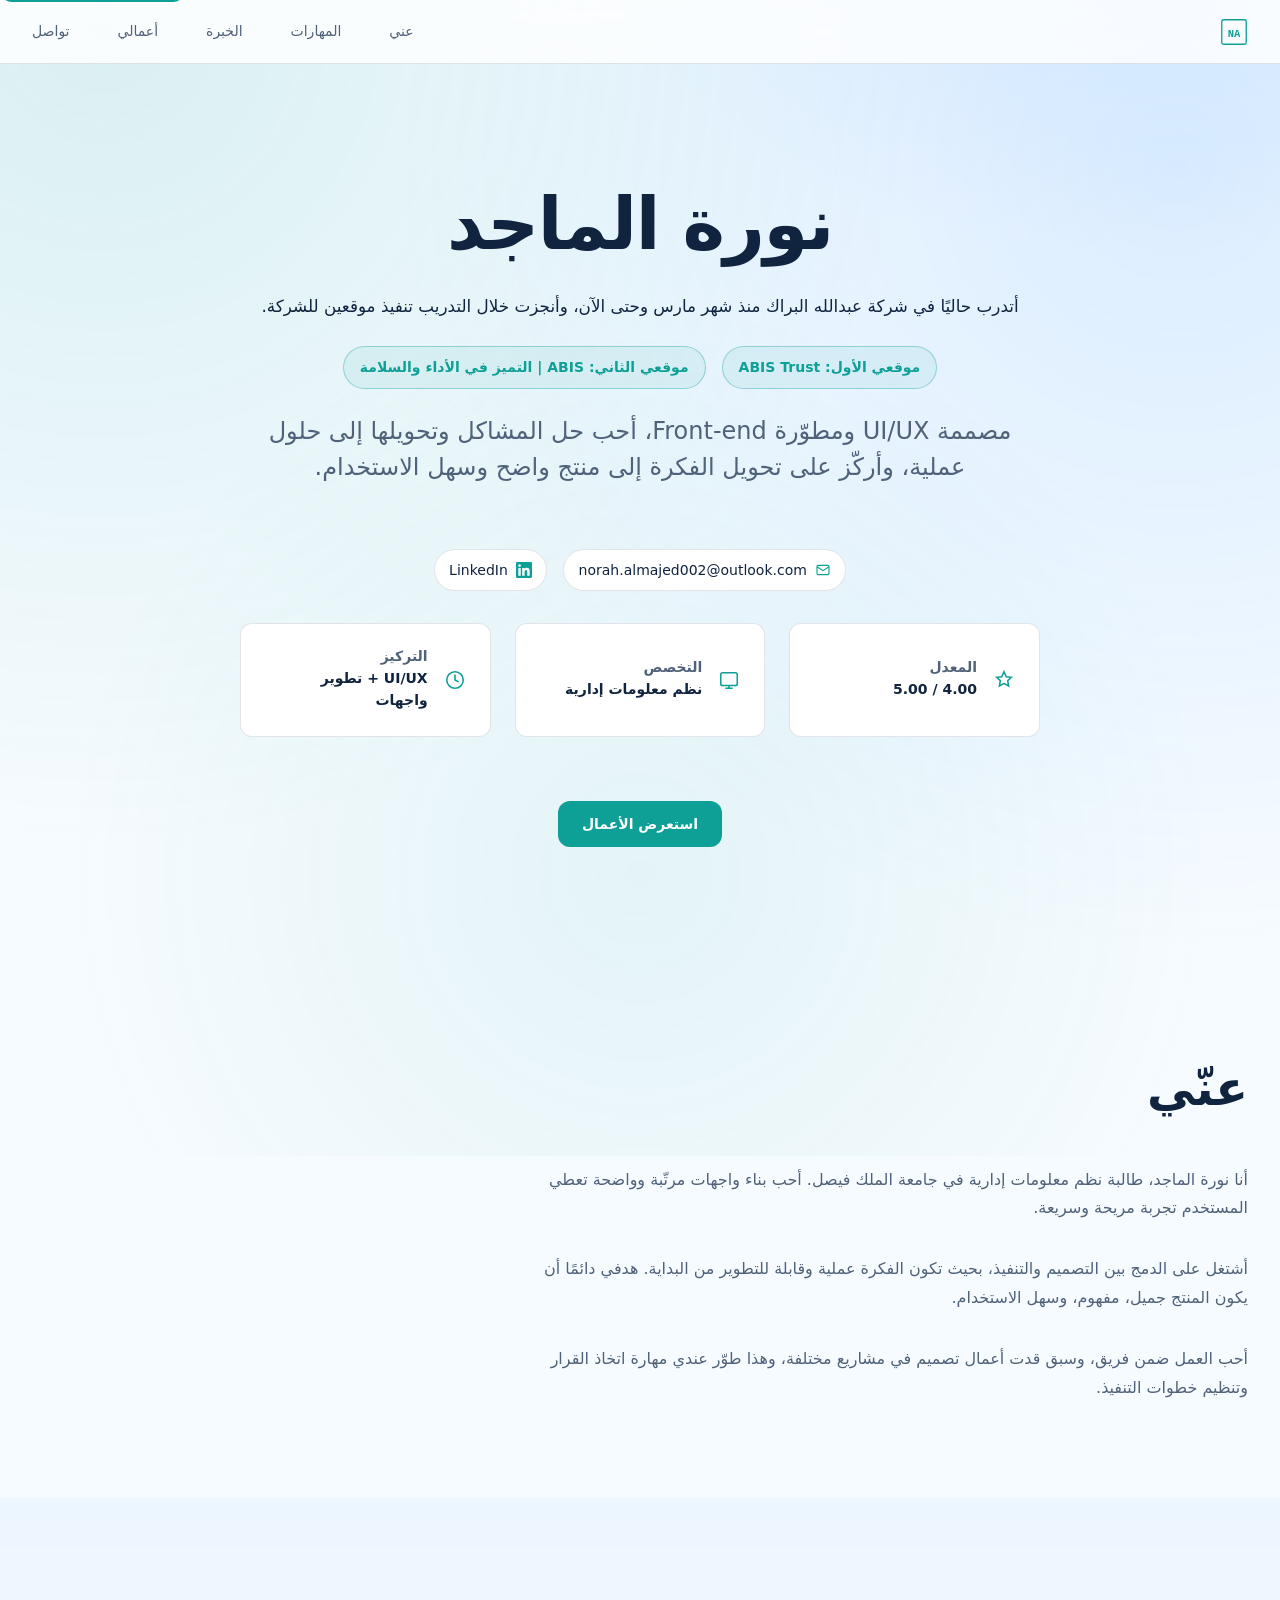
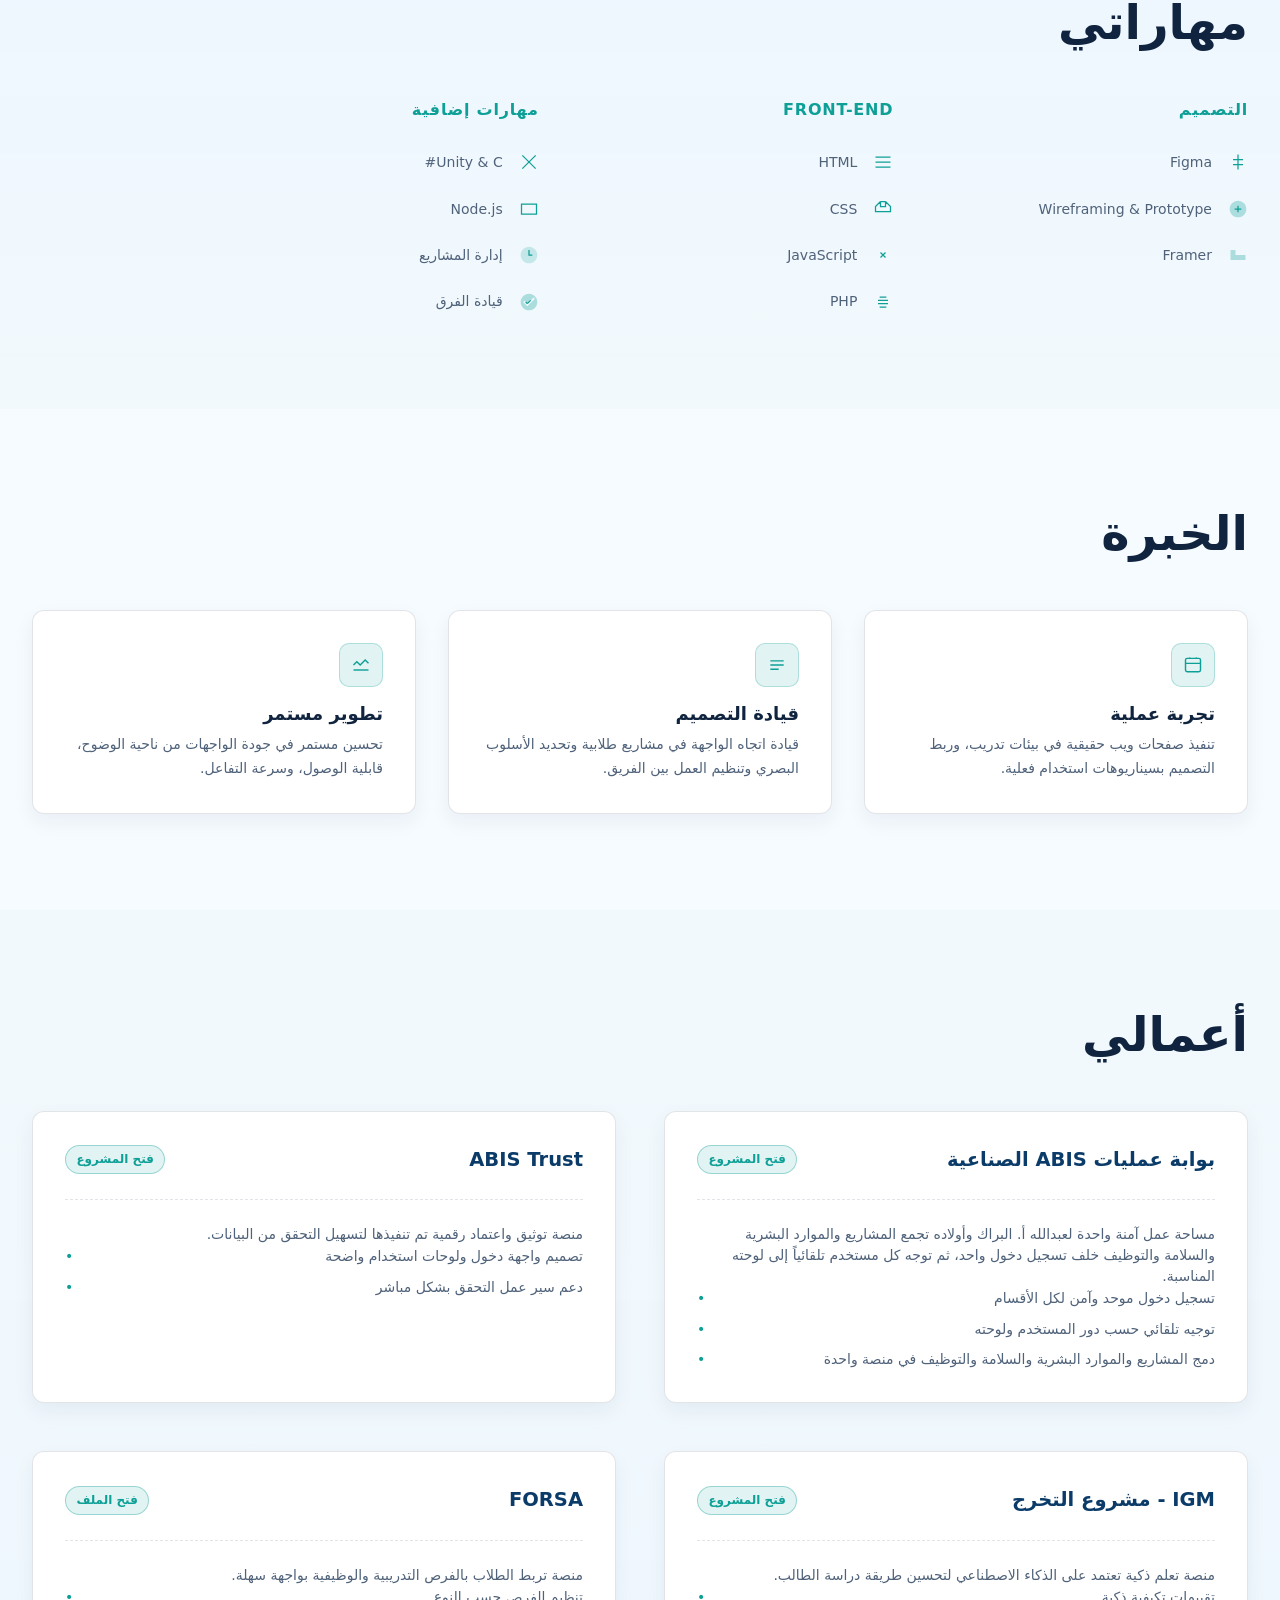
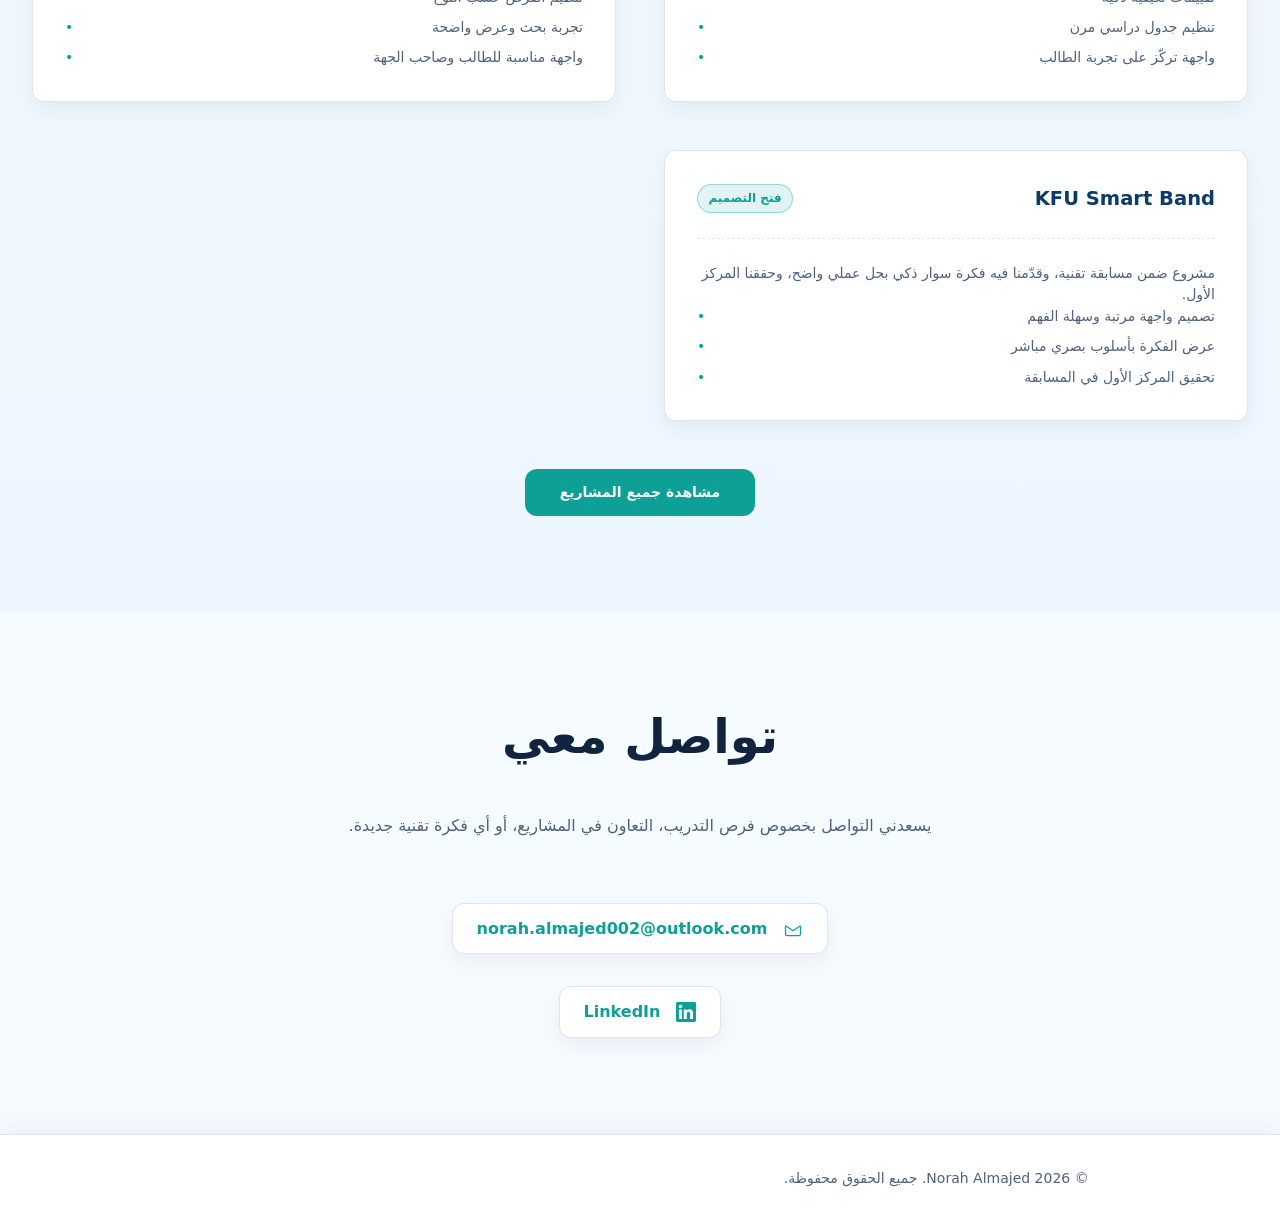
<file: index.html>
<!DOCTYPE html>
<html lang="ar" dir="rtl">
<head>
  <meta charset="UTF-8">
  <meta name="viewport" content="width=device-width, initial-scale=1.0">
  <meta name="description" content="نورة الماجد - مصممة واجهات وتجربة مستخدم ومطوّرة واجهات أمامية. صفحة تعريفية بالمعدل، المهارات، الخبرة، والمشاريع.">
  <meta name="theme-color" content="#F6FBFF">
  
  <!-- Open Graph -->
  <meta property="og:title" content="نورة الماجد - Designer & Developer">
  <meta property="og:description" content="واجهة شخصية تعرض نبذة، المعدل، المهارات، الخبرة، والمشاريع.">
  <meta property="og:type" content="website">
  <meta property="og:url" content="https://norah-almajed.github.io/">
  <meta property="og:image" content="https://norah-almajed.github.io/assets/og-image.png">
  
  <!-- Favicon as inline SVG -->
  <link rel="icon" href="data:image/svg+xml,%3Csvg xmlns=%22http://www.w3.org/2000/svg%22 viewBox=%220 0 32 32%22%3E%3Crect width=%2232%22 height=%2232%22 fill=%22%230A1628%22/%3E%3Ctext x=%2216%22 y=%2224%22 font-family=%22Space Grotesk, monospace%22 font-size=%2220%22 font-weight=%22bold%22 fill=%22%2300E5C0%22 text-anchor=%22middle%22%3ENA%3C/text%3E%3C/svg%3E">
  
  <link rel="stylesheet" href="css/style.css">
  <title>نورة الماجد - مصممة ومطوّرة</title>
</head>
<body>
  <!-- Skip to content link for keyboard users -->
  <a href="#main-content" class="skip-link">تخطي إلى المحتوى</a>

  <!-- Navigation -->
  <nav class="nav" role="navigation" aria-label="Main navigation">
    <div class="nav-container">
      <a href="#hero" class="nav-logo" aria-label="نورة امين عبدالله الماجد">
        <svg width="32" height="32" viewBox="0 0 32 32" fill="none" xmlns="http://www.w3.org/2000/svg" aria-hidden="true">
          <rect x="2" y="2" width="28" height="28" stroke="currentColor" stroke-width="1.5" fill="none" rx="2"/>
          <text x="16" y="22" font-family="Space Grotesk, monospace" font-size="12" font-weight="bold" fill="currentColor" text-anchor="middle">NA</text>
        </svg>
      </a>
      
      <button class="nav-toggle" aria-label="فتح القائمة" aria-expanded="false" id="nav-toggle">
        <span></span>
        <span></span>
        <span></span>
      </button>

      <div class="nav-menu" id="nav-menu">
        <a href="#about" class="nav-link">عني</a>
        <a href="#skills" class="nav-link">المهارات</a>
        <a href="#experience" class="nav-link">الخبرة</a>
        <a href="#highlights" class="nav-link">أعمالي</a>
        <a href="#contact" class="nav-link">تواصل</a>
      </div>
    </div>
  </nav>

  <!-- Main content -->
  <main id="main-content">
    <!-- Hero section -->
    <section id="hero" class="hero">
      <div class="hero-content">
        <h1 class="hero-title">نورة الماجد</h1>
        <p class="hero-training">أتدرب حاليًا في شركة عبدالله البراك منذ شهر مارس وحتى الآن، وأنجزت خلال التدريب تنفيذ موقعين للشركة.</p>
        <div class="hero-first-project" aria-label="المواقع الأولى">
          <a href="https://abis-trust-production.up.railway.app/login.html" target="_blank" rel="noopener noreferrer" class="hero-first-project-link">
            موقعي الأول: ABIS Trust
          </a>
          <a href="https://abis-production-4e54.up.railway.app/" target="_blank" rel="noopener noreferrer" class="hero-first-project-link">
            موقعي الثاني: ABIS | التميز في الأداء والسلامة
          </a>
        </div>
        <p class="hero-subtitle">مصممة UI/UX ومطوّرة Front-end، أحب حل المشاكل وتحويلها إلى حلول عملية، وأركّز على تحويل الفكرة إلى منتج واضح وسهل الاستخدام.</p>
        <div class="hero-quick-links" aria-label="روابط التواصل السريعة">
          <a href="mailto:norah.almajed002@outlook.com" class="hero-quick-link" aria-label="Email Norah">
            <svg class="hero-quick-icon" viewBox="0 0 24 24" fill="none" stroke="currentColor" stroke-width="1.7" xmlns="http://www.w3.org/2000/svg" aria-hidden="true">
              <path d="M3 7l9 6 9-6"/>
              <rect x="3" y="5" width="18" height="14" rx="2"/>
            </svg>
            norah.almajed002@outlook.com
          </a>
          <a href="https://linkedin.com/in/norah-almajed-790986339" target="_blank" rel="noopener noreferrer" class="hero-quick-link" aria-label="LinkedIn profile">
            <svg class="hero-quick-icon" viewBox="0 0 24 24" fill="currentColor" xmlns="http://www.w3.org/2000/svg" aria-hidden="true">
              <path d="M20.447 20.452h-3.554v-5.569c0-1.328-.027-3.037-1.852-3.037-1.853 0-2.136 1.445-2.136 2.939v5.667H9.351V9h3.414v1.561h.046c.477-.9 1.637-1.85 3.37-1.85 3.601 0 4.267 2.37 4.267 5.455v6.286zM5.337 7.433c-1.144 0-2.063-.926-2.063-2.065 0-1.138.92-2.063 2.063-2.063 1.14 0 2.064.925 2.064 2.063 0 1.139-.925 2.065-2.064 2.065zm1.782 13.019H3.555V9h3.564v11.452zM22.225 0H1.771C.792 0 0 .774 0 1.729v20.542C0 23.227.792 24 1.771 24h20.451C23.2 24 24 23.227 24 22.271V1.729C24 .774 23.2 0 22.225 0z"/>
            </svg>
            LinkedIn
          </a>
        </div>

        <div class="hero-metrics" aria-label="Quick profile stats">
          <article class="metric-card">
            <svg class="metric-icon" viewBox="0 0 24 24" fill="none" stroke="currentColor" stroke-width="1.7" xmlns="http://www.w3.org/2000/svg" aria-hidden="true">
              <path d="M12 3l2.5 5.5L20 9l-4 3.8 1 5.7-5-2.8-5 2.8 1-5.7L4 9l5.5-.5L12 3z"/>
            </svg>
            <div>
              <h3>المعدل</h3>
              <p>4.00 / 5.00</p>
            </div>
          </article>
          <article class="metric-card">
            <svg class="metric-icon" viewBox="0 0 24 24" fill="none" stroke="currentColor" stroke-width="1.7" xmlns="http://www.w3.org/2000/svg" aria-hidden="true">
              <rect x="3" y="4" width="18" height="14" rx="2"/>
              <path d="M8 21h8M12 18v3"/>
            </svg>
            <div>
              <h3>التخصص</h3>
              <p>نظم معلومات إدارية</p>
            </div>
          </article>
          <article class="metric-card">
            <svg class="metric-icon" viewBox="0 0 24 24" fill="none" stroke="currentColor" stroke-width="1.7" xmlns="http://www.w3.org/2000/svg" aria-hidden="true">
              <path d="M12 6v6l4 2"/>
              <circle cx="12" cy="12" r="9"/>
            </svg>
            <div>
              <h3>التركيز</h3>
              <p>UI/UX + تطوير واجهات</p>
            </div>
          </article>
        </div>
        <div class="hero-ctas">
          <a href="#highlights" class="btn btn-primary">استعرض الأعمال</a>
        
      </div>
    </section>

    <!-- About section -->
    <section id="about" class="about">
      <h2>عنّي</h2>
      <div class="about-content">
        <p>أنا نورة الماجد، طالبة نظم معلومات إدارية في جامعة الملك فيصل. أحب بناء واجهات مرتّبة وواضحة تعطي المستخدم تجربة مريحة وسريعة.</p>
        <p>أشتغل على الدمج بين التصميم والتنفيذ، بحيث تكون الفكرة عملية وقابلة للتطوير من البداية. هدفي دائمًا أن يكون المنتج جميل، مفهوم، وسهل الاستخدام.</p>
        <p>أحب العمل ضمن فريق، وسبق قدت أعمال تصميم في مشاريع مختلفة، وهذا طوّر عندي مهارة اتخاذ القرار وتنظيم خطوات التنفيذ.</p>
      </div>
    </section>

    <!-- Skills section -->
    <section id="skills" class="skills">
      <h2>مهاراتي</h2>
      <div class="skills-grid">
        <div class="skill-group">
          <h3>التصميم</h3>
          <ul class="skill-list">
            <li>
              <svg class="skill-icon" viewBox="0 0 24 24" fill="none" stroke="currentColor" stroke-width="1.5" xmlns="http://www.w3.org/2000/svg" aria-hidden="true">
                <path d="M6 9h12M6 15h12M12 3v18" />
              </svg>
              Figma
            </li>
            <li>
              <svg class="skill-icon" viewBox="0 0 24 24" fill="none" stroke="currentColor" stroke-width="1.5" xmlns="http://www.w3.org/2000/svg" aria-hidden="true">
                <path d="M12 2C6.48 2 2 6.48 2 12s4.48 10 10 10 10-4.48 10-10S17.52 2 12 2z" stroke="none" fill="currentColor" opacity="0.3"/>
                <path d="M12 8v8M8 12h8" />
              </svg>
              Wireframing & Prototype
            </li>
            <li>
              <svg class="skill-icon" viewBox="0 0 24 24" fill="none" stroke="currentColor" stroke-width="1.5" xmlns="http://www.w3.org/2000/svg" aria-hidden="true">
                <path d="M3 12h6v6H3zM9 12h6v6H9zM15 12h6v6h-6zM3 6h6v6H3z" stroke="none" fill="currentColor" opacity="0.3"/>
              </svg>
              Framer
            </li>
          </ul>
        </div>

        <div class="skill-group">
          <h3>Front-end</h3>
          <ul class="skill-list">
            <li>
              <svg class="skill-icon" viewBox="0 0 24 24" fill="none" stroke="currentColor" stroke-width="1.5" xmlns="http://www.w3.org/2000/svg" aria-hidden="true">
                <path d="M3 6h18M3 12h18M3 18h18" />
              </svg>
              HTML
            </li>
            <li>
              <svg class="skill-icon" viewBox="0 0 24 24" fill="none" stroke="currentColor" stroke-width="1.5" xmlns="http://www.w3.org/2000/svg" aria-hidden="true">
                <path d="M9 3L3 9v6h18V9l-6-6M9 3h6M9 3v6h6V3" />
              </svg>
              CSS
            </li>
            <li>
              <svg class="skill-icon" viewBox="0 0 24 24" fill="none" stroke="currentColor" stroke-width="1.5" xmlns="http://www.w3.org/2000/svg" aria-hidden="true">
                <path d="M9 9l6 6M15 9l-6 6" />
              </svg>
              JavaScript
            </li>
            <li>
              <svg class="skill-icon" viewBox="0 0 24 24" fill="none" stroke="currentColor" stroke-width="1.5" xmlns="http://www.w3.org/2000/svg" aria-hidden="true">
                <path d="M8 6h8M6 10h12M6 14h12M8 18h8" />
              </svg>
              PHP
            </li>
          </ul>
        </div>

        <div class="skill-group">
          <h3>مهارات إضافية</h3>
          <ul class="skill-list">
            <li>
              <svg class="skill-icon" viewBox="0 0 24 24" fill="none" stroke="currentColor" stroke-width="1.5" xmlns="http://www.w3.org/2000/svg" aria-hidden="true">
                <path d="M4 4l16 16M20 4L4 20" />
              </svg>
              Unity & C#
            </li>
            <li>
              <svg class="skill-icon" viewBox="0 0 24 24" fill="none" stroke="currentColor" stroke-width="1.5" xmlns="http://www.w3.org/2000/svg" aria-hidden="true">
                <path d="M3 6h18v12H3z" />
              </svg>
              Node.js
            </li>
            <li>
              <svg class="skill-icon" viewBox="0 0 24 24" fill="none" stroke="currentColor" stroke-width="1.5" xmlns="http://www.w3.org/2000/svg" aria-hidden="true">
                <path d="M12 2C6.48 2 2 6.48 2 12s4.48 10 10 10 10-4.48 10-10S17.52 2 12 2z" stroke="none" fill="currentColor" opacity="0.2"/>
                <path d="M12 6v6h4" />
              </svg>
              إدارة المشاريع
            </li>
            <li>
              <svg class="skill-icon" viewBox="0 0 24 24" fill="none" stroke="currentColor" stroke-width="1.5" xmlns="http://www.w3.org/2000/svg" aria-hidden="true">
                <path d="M12 2C6.48 2 2 6.48 2 12s4.48 10 10 10 10-4.48 10-10S17.52 2 12 2zm-2 15l-5-5 1.41-1.41L10 14.17l7.59-7.59L19 8l-9 9z" stroke="none" fill="currentColor" opacity="0.3"/>
                <path d="M8 12l2 2m0 0l4-4" />
              </svg>
              قيادة الفرق
            </li>
          </ul>
        </div>
      </div>
    </section>

    <!-- Experience section -->
    <section id="experience" class="experience">
      <h2>الخبرة</h2>
      <div class="experience-grid">
        <article class="experience-card">
          <div class="experience-icon-wrap">
            <svg class="experience-icon" viewBox="0 0 24 24" fill="none" stroke="currentColor" stroke-width="1.7" xmlns="http://www.w3.org/2000/svg" aria-hidden="true">
              <rect x="3" y="4" width="18" height="16" rx="2"/>
              <path d="M8 4v-1M16 4v-1M3 10h18"/>
            </svg>
          </div>
          <h3>تجربة عملية</h3>
          <p>تنفيذ صفحات ويب حقيقية في بيئات تدريب، وربط التصميم بسيناريوهات استخدام فعلية.</p>
        </article>
        <article class="experience-card">
          <div class="experience-icon-wrap">
            <svg class="experience-icon" viewBox="0 0 24 24" fill="none" stroke="currentColor" stroke-width="1.7" xmlns="http://www.w3.org/2000/svg" aria-hidden="true">
              <path d="M4 7h16M4 12h16M4 17h10"/>
            </svg>
          </div>
          <h3>قيادة التصميم</h3>
          <p>قيادة اتجاه الواجهة في مشاريع طلابية وتحديد الأسلوب البصري وتنظيم العمل بين الفريق.</p>
        </article>
        <article class="experience-card">
          <div class="experience-icon-wrap">
            <svg class="experience-icon" viewBox="0 0 24 24" fill="none" stroke="currentColor" stroke-width="1.7" xmlns="http://www.w3.org/2000/svg" aria-hidden="true">
              <path d="M3 12l4-4 4 4 6-6 4 4"/>
              <path d="M3 18h18"/>
            </svg>
          </div>
          <h3>تطوير مستمر</h3>
          <p>تحسين مستمر في جودة الواجهات من ناحية الوضوح، قابلية الوصول، وسرعة التفاعل.</p>
        </article>
      </div>
    </section>

    <!-- Highlights Boxes section -->
    <section id="highlights" class="work" data-total-projects="8">
      <h2>أعمالي</h2>
      <div class="work-grid highlights-grid">
        <article class="project-card" data-index="0">
          <details class="project-expandable" open>
            <summary>
              <span class="project-title">بوابة عمليات ABIS الصناعية</span>
              <a class="project-toggle project-design-btn" href="https://abis-production-4e54.up.railway.app/" target="_blank" rel="noopener noreferrer" aria-label="فتح مشروع بوابة عمليات ABIS الصناعية">فتح المشروع</a>
            </summary>
            <div class="project-content">
              <p class="project-outcome">مساحة عمل آمنة واحدة لعبدالله أ. البراك وأولاده تجمع المشاريع والموارد البشرية والسلامة والتوظيف خلف تسجيل دخول واحد، ثم توجه كل مستخدم تلقائياً إلى لوحته المناسبة.</p>
              <ul class="project-bullets">
                <li>تسجيل دخول موحد وآمن لكل الأقسام</li>
                <li>توجيه تلقائي حسب دور المستخدم ولوحته</li>
                <li>دمج المشاريع والموارد البشرية والسلامة والتوظيف في منصة واحدة</li>
              </ul>
            </div>
          </details>
        </article>

        <article class="project-card" data-index="1">
          <details class="project-expandable" open>
            <summary>
              <span class="project-title">ABIS Trust</span>
              <a class="project-toggle project-design-btn" href="https://abis-trust-production.up.railway.app/login.html" target="_blank" rel="noopener noreferrer" aria-label="فتح مشروع ABIS Trust">فتح المشروع</a>
            </summary>
            <div class="project-content">
              <p class="project-outcome">منصة توثيق واعتماد رقمية تم تنفيذها لتسهيل التحقق من البيانات.</p>
              <ul class="project-bullets">
                <li>تصميم واجهة دخول ولوحات استخدام واضحة</li>
                <li>دعم سير عمل التحقق بشكل مباشر</li>
              </ul>
            </div>
          </details>
        </article>

        <article class="project-card" data-index="2">
          <details class="project-expandable" open>
            <summary>
              <span class="project-title">IGM - مشروع التخرج</span>
              <a class="project-toggle project-design-btn" href="IGM/index.php" target="_blank" rel="noopener noreferrer" aria-label="فتح مشروع IGM">فتح المشروع</a>
            </summary>
            <div class="project-content">
              <p class="project-outcome">منصة تعلم ذكية تعتمد على الذكاء الاصطناعي لتحسين طريقة دراسة الطالب.</p>
              <ul class="project-bullets">
                <li>تقييمات تكيفية ذكية</li>
                <li>تنظيم جدول دراسي مرن</li>
                <li>واجهة تركّز على تجربة الطالب</li>
              </ul>
            </div>
          </details>
        </article>

        <article class="project-card" data-index="3">
          <details class="project-expandable" open>
            <summary>
              <span class="project-title">FORSA</span>
              <a class="project-toggle project-design-btn" href="FORSA.pdf" target="_blank" rel="noopener noreferrer" aria-label="فتح ملف مشروع FORSA">فتح الملف</a>
            </summary>
            <div class="project-content">
              <p class="project-outcome">منصة تربط الطلاب بالفرص التدريبية والوظيفية بواجهة سهلة.</p>
              <ul class="project-bullets">
                <li>تنظيم الفرص حسب النوع</li>
                <li>تجربة بحث وعرض واضحة</li>
                <li>واجهة مناسبة للطالب وصاحب الجهة</li>
              </ul>
            </div>
          </details>
        </article>

        <article class="project-card" data-index="4">
          <details class="project-expandable" open>
            <summary>
              <span class="project-title">KFU Smart Band</span>
              <a class="project-toggle project-design-btn" href="KFU%20Smart%20Band/code%201.html" target="_blank" rel="noopener noreferrer" aria-label="فتح تصميم KFU Smart Band">فتح التصميم</a>
            </summary>
            <div class="project-content">
              <p class="project-outcome">مشروع ضمن مسابقة تقنية، وقدّمنا فيه فكرة سوار ذكي بحل عملي واضح، وحققنا المركز الأول.</p>
              <ul class="project-bullets">
                <li>تصميم واجهة مرتبة وسهلة الفهم</li>
                <li>عرض الفكرة بأسلوب بصري مباشر</li>
                <li>تحقيق المركز الأول في المسابقة</li>
              </ul>
            </div>
          </details>
        </article>

      </div>
      <div class="view-all-projects" id="view-all-projects-wrap">
        <a href="projects.html" class="btn btn-primary view-all-projects-btn">مشاهدة جميع المشاريع</a>
      </div>
    </section>

    <!-- Contact section -->
    <section id="contact" class="contact">
      <h2>تواصل معي</h2>
      <div class="contact-content">
        <p>يسعدني التواصل بخصوص فرص التدريب، التعاون في المشاريع، أو أي فكرة تقنية جديدة.</p>
        <div class="contact-links">
          <a href="mailto:norah.almajed002@outlook.com" class="contact-link" aria-label="Send email to norah.almajed002@outlook.com">
            <svg class="contact-icon" viewBox="0 0 24 24" fill="none" stroke="currentColor" stroke-width="1.5" xmlns="http://www.w3.org/2000/svg" aria-hidden="true">
              <path d="M3 8l9 6 9-6M3 8v10c0 1.1.9 2 2 2h14c1.1 0 2-.9 2-2V8" />
            </svg>
            norah.almajed002@outlook.com
          </a>
          <a href="https://linkedin.com/in/norah-almajed-790986339" target="_blank" rel="noopener noreferrer" class="contact-link" aria-label="LinkedIn profile">
            <svg class="contact-icon" viewBox="0 0 24 24" fill="currentColor" xmlns="http://www.w3.org/2000/svg" aria-hidden="true">
              <path d="M20.447 20.452h-3.554v-5.569c0-1.328-.027-3.037-1.852-3.037-1.853 0-2.136 1.445-2.136 2.939v5.667H9.351V9h3.414v1.561h.046c.477-.9 1.637-1.85 3.37-1.85 3.601 0 4.267 2.37 4.267 5.455v6.286zM5.337 7.433c-1.144 0-2.063-.926-2.063-2.065 0-1.138.92-2.063 2.063-2.063 1.14 0 2.064.925 2.064 2.063 0 1.139-.925 2.065-2.064 2.065zm1.782 13.019H3.555V9h3.564v11.452zM22.225 0H1.771C.792 0 0 .774 0 1.729v20.542C0 23.227.792 24 1.771 24h20.451C23.2 24 24 23.227 24 22.271V1.729C24 .774 23.2 0 22.225 0z" />
            </svg>
            LinkedIn
          </a>
          
        </div>
      </div>
    </section>
  </main>

  <!-- Footer -->
  <footer class="footer">
    <p>&copy; 2026 Norah Almajed. جميع الحقوق محفوظة.</p>
  </footer>

  <script src="js/main.js"></script>
</body>
</html>
</file>
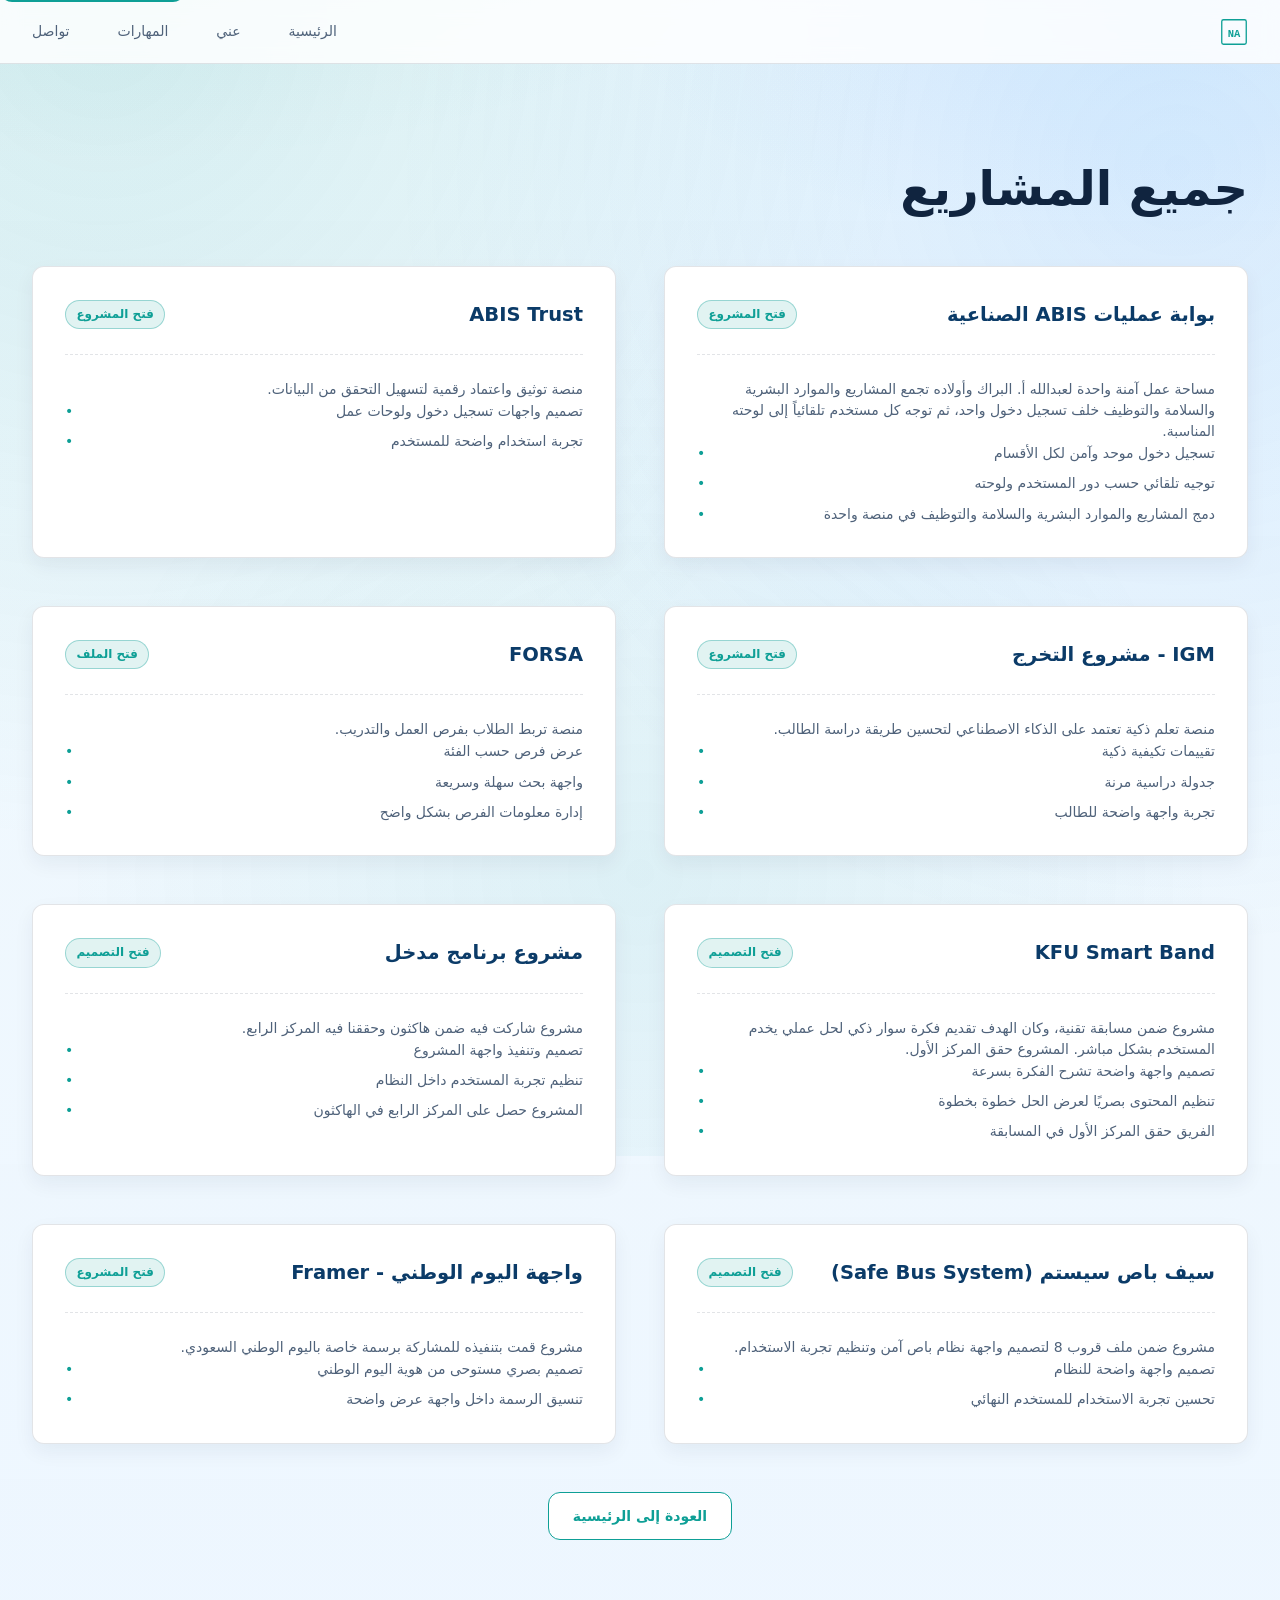
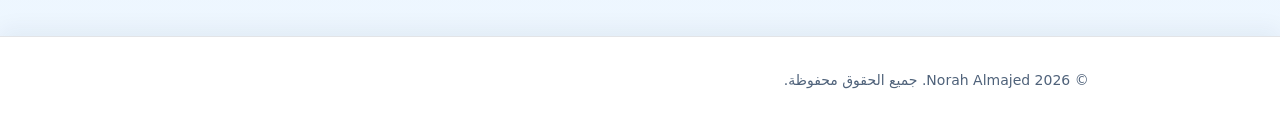
<file: projects.html>
<!DOCTYPE html>
<html lang="ar" dir="rtl">
<head>
  <meta charset="UTF-8">
  <meta name="viewport" content="width=device-width, initial-scale=1.0">
  <meta name="description" content="صفحة جميع مشاريع نورة الماجد مع شرح مختصر وروابط العرض.">
  <meta name="theme-color" content="#F6FBFF">
  <link rel="stylesheet" href="css/style.css">
  <title>جميع المشاريع - نورة الماجد</title>
</head>
<body>
  <a href="#main-content" class="skip-link">تخطي إلى المحتوى</a>

  <nav class="nav" role="navigation" aria-label="Main navigation">
    <div class="nav-container">
      <a href="index.html#hero" class="nav-logo" aria-label="العودة للرئيسية">
        <svg width="32" height="32" viewBox="0 0 32 32" fill="none" xmlns="http://www.w3.org/2000/svg" aria-hidden="true">
          <rect x="2" y="2" width="28" height="28" stroke="currentColor" stroke-width="1.5" fill="none" rx="2"/>
          <text x="16" y="22" font-family="Space Grotesk, monospace" font-size="12" font-weight="bold" fill="currentColor" text-anchor="middle">NA</text>
        </svg>
      </a>

      <button class="nav-toggle" aria-label="فتح القائمة" aria-expanded="false" id="nav-toggle">
        <span></span>
        <span></span>
        <span></span>
      </button>

      <div class="nav-menu" id="nav-menu">
        <a href="index.html#hero" class="nav-link">الرئيسية</a>
        <a href="index.html#about" class="nav-link">عني</a>
        <a href="index.html#skills" class="nav-link">المهارات</a>
        <a href="index.html#contact" class="nav-link">تواصل</a>
      </div>
    </div>
  </nav>

  <main id="main-content">
    <section class="work" id="projects-all">
      <h2>جميع المشاريع</h2>
      <div class="work-grid highlights-grid">
        <article class="project-card" data-index="0">
          <details class="project-expandable" open>
            <summary>
              <span class="project-title">بوابة عمليات ABIS الصناعية</span>
              <a class="project-toggle project-design-btn" href="https://abis-production-4e54.up.railway.app/" target="_blank" rel="noopener noreferrer" aria-label="فتح مشروع بوابة عمليات ABIS الصناعية">فتح المشروع</a>
            </summary>
            <div class="project-content">
              <p class="project-outcome">مساحة عمل آمنة واحدة لعبدالله أ. البراك وأولاده تجمع المشاريع والموارد البشرية والسلامة والتوظيف خلف تسجيل دخول واحد، ثم توجه كل مستخدم تلقائياً إلى لوحته المناسبة.</p>
              <ul class="project-bullets">
                <li>تسجيل دخول موحد وآمن لكل الأقسام</li>
                <li>توجيه تلقائي حسب دور المستخدم ولوحته</li>
                <li>دمج المشاريع والموارد البشرية والسلامة والتوظيف في منصة واحدة</li>
              </ul>
            </div>
          </details>
        </article>

        <article class="project-card" data-index="1">
          <details class="project-expandable" open>
            <summary>
              <span class="project-title">ABIS Trust</span>
              <a class="project-toggle project-design-btn" href="https://abis-trust-production.up.railway.app/login.html" target="_blank" rel="noopener noreferrer" aria-label="فتح مشروع ABIS Trust">فتح المشروع</a>
            </summary>
            <div class="project-content">
              <p class="project-outcome">منصة توثيق واعتماد رقمية لتسهيل التحقق من البيانات.</p>
              <ul class="project-bullets">
                <li>تصميم واجهات تسجيل دخول ولوحات عمل</li>
                <li>تجربة استخدام واضحة للمستخدم</li>
              </ul>
            </div>
          </details>
        </article>

        <article class="project-card" data-index="2">
          <details class="project-expandable" open>
            <summary>
              <span class="project-title">IGM - مشروع التخرج</span>
              <a class="project-toggle project-design-btn" href="IGM/index.php" target="_blank" rel="noopener noreferrer" aria-label="فتح مشروع IGM">فتح المشروع</a>
            </summary>
            <div class="project-content">
              <p class="project-outcome">منصة تعلم ذكية تعتمد على الذكاء الاصطناعي لتحسين طريقة دراسة الطالب.</p>
              <ul class="project-bullets">
                <li>تقييمات تكيفية ذكية</li>
                <li>جدولة دراسية مرنة</li>
                <li>تجربة واجهة واضحة للطالب</li>
              </ul>
            </div>
          </details>
        </article>

        <article class="project-card" data-index="3">
          <details class="project-expandable" open>
            <summary>
              <span class="project-title">FORSA</span>
              <a class="project-toggle project-design-btn" href="FORSA.pdf" target="_blank" rel="noopener noreferrer" aria-label="فتح ملف مشروع FORSA">فتح الملف</a>
            </summary>
            <div class="project-content">
              <p class="project-outcome">منصة تربط الطلاب بفرص العمل والتدريب.</p>
              <ul class="project-bullets">
                <li>عرض فرص حسب الفئة</li>
                <li>واجهة بحث سهلة وسريعة</li>
                <li>إدارة معلومات الفرص بشكل واضح</li>
              </ul>
            </div>
          </details>
        </article>

        <article class="project-card" data-index="4">
          <details class="project-expandable" open>
            <summary>
              <span class="project-title">KFU Smart Band</span>
              <a class="project-toggle project-design-btn" href="KFU%20Smart%20Band/code%201.html" target="_blank" rel="noopener noreferrer" aria-label="فتح تصميم KFU Smart Band">فتح التصميم</a>
            </summary>
            <div class="project-content">
              <p class="project-outcome">مشروع ضمن مسابقة تقنية، وكان الهدف تقديم فكرة سوار ذكي لحل عملي يخدم المستخدم بشكل مباشر. المشروع حقق المركز الأول.</p>
              <ul class="project-bullets">
                <li>تصميم واجهة واضحة تشرح الفكرة بسرعة</li>
                <li>تنظيم المحتوى بصريًا لعرض الحل خطوة بخطوة</li>
                <li>الفريق حقق المركز الأول في المسابقة</li>
              </ul>
            </div>
          </details>
        </article>

        <article class="project-card" data-index="5">
          <details class="project-expandable" open>
            <summary>
              <span class="project-title">مشروع برنامج مدخل</span>
              <a class="project-toggle project-design-btn" href="%D9%85%D8%B4%D8%B1%D9%88%D8%B9%20%D8%A8%D8%B1%D9%86%D8%A7%D9%85%D8%AC%20%D9%85%D8%AF%D8%AE%D9%84/MADKHAL.dc.html" target="_blank" rel="noopener noreferrer" aria-label="فتح تصميم مشروع برنامج مدخل">فتح التصميم</a>
            </summary>
            <div class="project-content">
              <p class="project-outcome">مشروع شاركت فيه ضمن هاكثون وحققنا فيه المركز الرابع.</p>
              <ul class="project-bullets">
                <li>تصميم وتنفيذ واجهة المشروع</li>
                <li>تنظيم تجربة المستخدم داخل النظام</li>
                <li>المشروع حصل على المركز الرابع في الهاكثون</li>
              </ul>
            </div>
          </details>
        </article>

        <article class="project-card" data-index="6">
          <details class="project-expandable" open>
            <summary>
              <span class="project-title">سيف باص سيستم (Safe Bus System)</span>
              <a class="project-toggle project-design-btn" href="%D9%86%D8%B8%D8%A7%D9%85%20%D8%A8%D8%A7%D8%B5%20%D8%B3%D9%8A%D9%81/SBS%20Redesign.dc.html" target="_blank" rel="noopener noreferrer" aria-label="فتح تصميم سيف باص سيستم">فتح التصميم</a>
            </summary>
            <div class="project-content">
              <p class="project-outcome">مشروع ضمن ملف قروب 8 لتصميم واجهة نظام باص آمن وتنظيم تجربة الاستخدام.</p>
              <ul class="project-bullets">
                <li>تصميم واجهة واضحة للنظام</li>
                <li>تحسين تجربة الاستخدام للمستخدم النهائي</li>
              </ul>
            </div>
          </details>
        </article>

        <article class="project-card" data-index="7">
          <details class="project-expandable" open>
            <summary>
              <span class="project-title">واجهة اليوم الوطني - Framer</span>
              <a class="project-toggle project-design-btn" href="https://saudi-arabia-norah-almajed.framer.website/" target="_blank" rel="noopener noreferrer" aria-label="فتح مشروع واجهة اليوم الوطني">فتح المشروع</a>
            </summary>
            <div class="project-content">
              <p class="project-outcome">مشروع قمت بتنفيذه للمشاركة برسمة خاصة باليوم الوطني السعودي.</p>
              <ul class="project-bullets">
                <li>تصميم بصري مستوحى من هوية اليوم الوطني</li>
                <li>تنسيق الرسمة داخل واجهة عرض واضحة</li>
              </ul>
            </div>
          </details>
        </article>
      </div>
      <div class="view-all-projects">
        <a href="index.html#highlights" class="btn btn-secondary">العودة إلى الرئيسية</a>
      </div>
    </section>
  </main>

  <footer class="footer">
    <p>&copy; 2026 Norah Almajed. جميع الحقوق محفوظة.</p>
  </footer>

  <script src="js/main.js"></script>
</body>
</html>
</file>
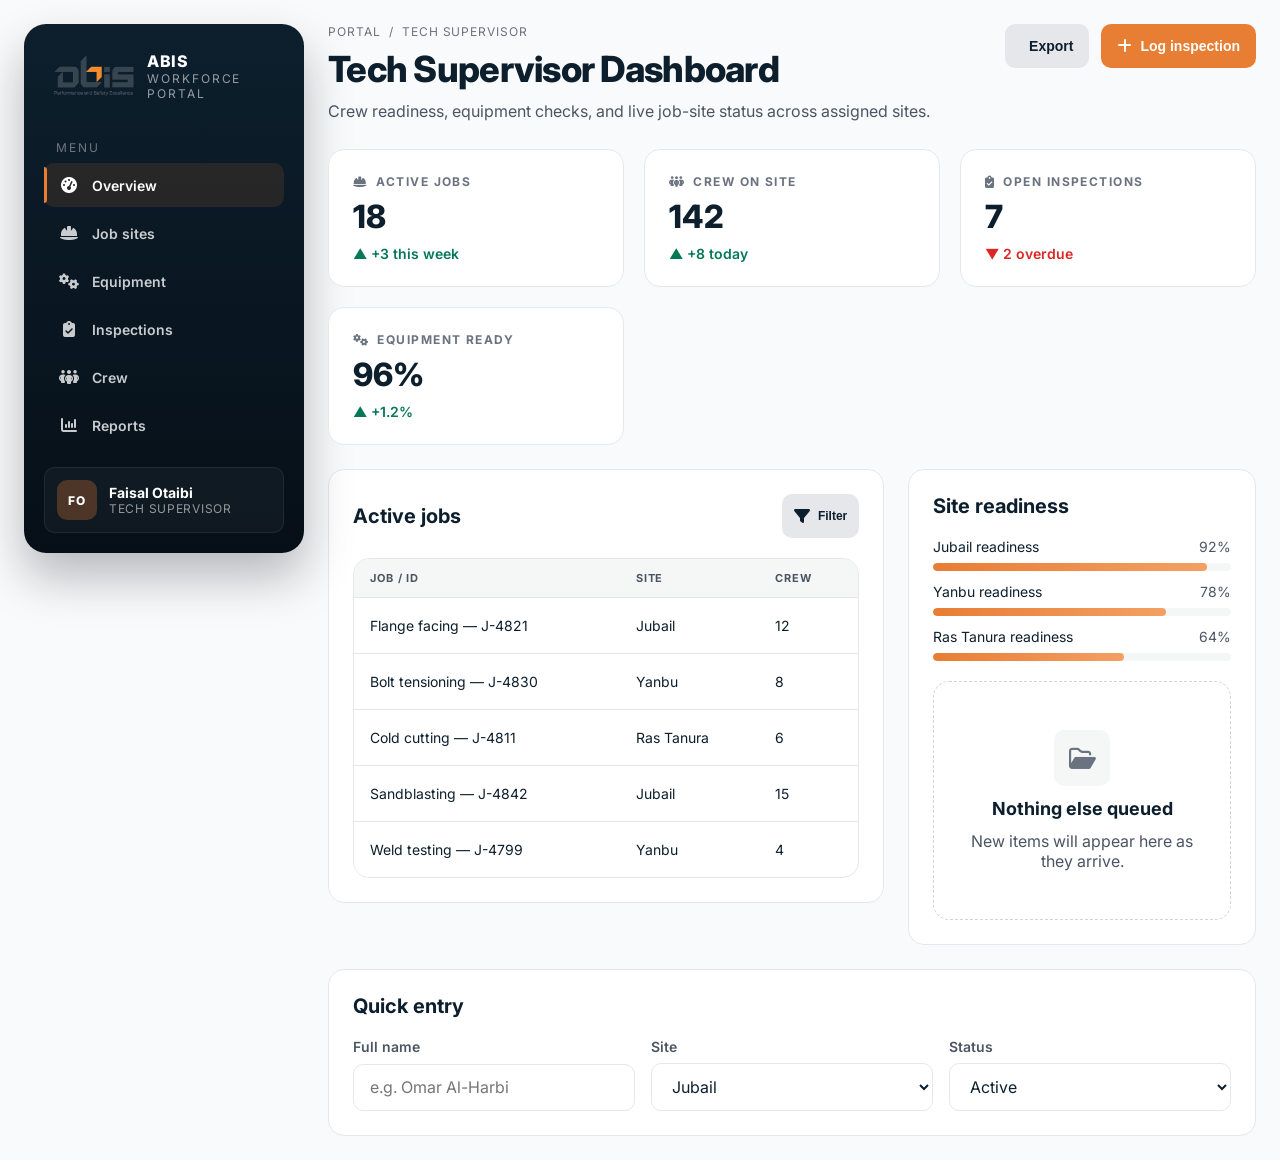
<file: abis/abis/dashboard-demo.html>
<!DOCTYPE html>
<html lang="en">
<head>
<meta charset="UTF-8">
<meta name="viewport" content="width=device-width, initial-scale=1.0">
<title>ABIS — Unified Dashboard Shell (demo)</title>
<link href="https://fonts.googleapis.com/css2?family=Inter:wght@400;500;600;700;800;900&display=swap" rel="stylesheet">
<link rel="stylesheet" href="https://cdnjs.cloudflare.com/ajax/libs/font-awesome/6.5.1/css/all.min.css">
<!-- Real ABIS stylesheets, single source of truth -->
<link rel="stylesheet" href="assets/colors-system.css">
<link rel="stylesheet" href="components/components.css">
<link rel="stylesheet" href="assets/responsive-system.css">
<style>
  /* Demo-only: the product itself uses these tokens; this just sets the page frame. */
  * { box-sizing: border-box; }
  body { margin: 0; font-family: 'Inter', system-ui, sans-serif; color: var(--text-primary); background: var(--bg-secondary); }
  .abis-form-grid { display: grid; gap: var(--space-4); }
  .abis-form-grid.two { grid-template-columns: repeat(2, minmax(0,1fr)); }
  .abis-form-grid.three { grid-template-columns: repeat(3, minmax(0,1fr)); }
  .abis-field { display: grid; gap: var(--space-2); }
  .abis-field label { font-size: var(--text-sm); font-weight: 600; color: var(--text-secondary); }
  .panel-row { display: grid; grid-template-columns: 1.6fr 1fr; gap: var(--space-6); align-items: start; }
  @media (max-width: 900px){ .panel-row { grid-template-columns: 1fr; } }
  .mini-list { display: grid; gap: var(--space-3); margin: 0; padding: 0; list-style: none; }
  .mini-row { display: flex; align-items: center; justify-content: space-between; gap: var(--space-3); padding: var(--space-3) var(--space-4); border: 1px solid var(--border-light); border-radius: var(--radius-md); background: var(--bg-secondary); }
  .mini-row strong { font-size: var(--text-sm); }
  .mini-row small { color: var(--text-secondary); display: block; font-size: var(--text-xs); }
  .prog-line { display: grid; gap: var(--space-2); }
  .prog-line .prog-meta { display: flex; justify-content: space-between; font-size: var(--text-sm); }
  .prog-line .prog-meta span:last-child { color: var(--text-secondary); }
</style>
</head>
<body>

<div class="abis-shell">

  <!-- Mobile sticky bar (visible ≤1023px) -->
  <div class="abis-mobile-bar">
    <div class="abis-mobile-brand"><img src="images/brand/abis.png" alt="ABIS" onerror="this.replaceWith(Object.assign(document.createElement('span'),{className:'abis-sidebar-mark',textContent:'AB'}))"><span data-brand>ABIS</span></div>
    <button class="abis-hamburger" type="button" aria-label="Open menu" aria-controls="abisSidebar" aria-expanded="false" onclick="abisToggleSidebar(true)">&#9776;</button>
  </div>
  <div class="abis-sidebar-backdrop" data-abis-backdrop onclick="abisToggleSidebar(false)"></div>

  <!-- Sidebar -->
  <aside class="abis-sidebar" id="abisSidebar" aria-label="Primary">
    <div class="abis-sidebar-logo">
      <img src="images/brand/abis.png" alt="ABIS" onerror="this.replaceWith(Object.assign(document.createElement('span'),{className:'abis-sidebar-mark',textContent:'AB'}))">
      <div><strong data-brand>ABIS</strong><span>Workforce Portal</span></div>
    </div>
    <nav class="abis-nav" id="abisNav">
      <div class="abis-nav-label">Menu</div>
    </nav>
    <div class="abis-sidebar-user">
      <span class="abis-avatar" id="userInitials">AB</span>
      <div><strong id="userName">ABIS User</strong><span id="userRole">Portal</span></div>
    </div>
  </aside>

  <!-- Main -->
  <main class="abis-main">
    <header class="abis-topbar">
      <div class="abis-topbar-titles">
        <nav class="abis-breadcrumb" aria-label="Breadcrumb">
          <a href="#">Portal</a><span>/</span><span id="crumb">Dashboard</span>
        </nav>
        <h1 id="pageTitle">Dashboard</h1>
        <p id="pageSub">Overview of activity across your workspace.</p>
      </div>
      <div class="abis-topbar-actions">
        <button class="btn btn-secondary"><i class="fa-solid fa-arrow-down-to-line"></i> Export</button>
        <button class="btn btn-primary" id="primaryCta"><i class="fa-solid fa-plus"></i> New</button>
      </div>
    </header>

    <section class="abis-stat-grid" id="statGrid"></section>

    <div class="panel-row">
      <section class="abis-panel">
        <div class="abis-panel-head">
          <h2 id="tableTitle">Records</h2>
          <button class="btn btn-secondary btn-sm"><i class="fa-solid fa-filter"></i> Filter</button>
        </div>
        <div class="abis-table-wrap">
          <table class="abis-table">
            <thead><tr id="tableHead"></tr></thead>
            <tbody id="tableBody"></tbody>
          </table>
        </div>
      </section>

      <section class="abis-panel">
        <div class="abis-panel-head"><h3 id="sideTitle">Progress</h3></div>
        <div class="mini-list" id="progressList"></div>
        <div class="abis-empty-state" style="margin-top:var(--space-5)">
          <span class="abis-empty-art"><i class="fa-regular fa-folder-open"></i></span>
          <strong>Nothing else queued</strong>
          <span>New items will appear here as they arrive.</span>
        </div>
      </section>
    </div>

    <section class="abis-panel">
      <div class="abis-panel-head"><h3>Quick entry</h3></div>
      <form class="abis-form-grid three" onsubmit="return false">
        <div class="abis-field"><label>Full name</label><input class="form-input" placeholder="e.g. Omar Al-Harbi"></div>
        <div class="abis-field"><label>Site</label>
          <select class="form-select"><option>Jubail</option><option>Yanbu</option><option>Ras Tanura</option></select>
        </div>
        <div class="abis-field"><label>Status</label>
          <select class="form-select"><option>Active</option><option>Pending</option><option>Draft</option></select>
        </div>
      </form>
    </section>
  </main>
</div>

<script>
/* ---------- Role definitions (mirror the data passed to abisShellStart) ---------- */
var BADGE = { active:'is-active', complete:'is-complete', pending:'is-pending', warning:'is-warning',
              rejected:'is-rejected', danger:'is-danger', submitted:'is-submitted', info:'is-info',
              draft:'is-draft', neutral:'is-neutral' };

function badge(text, tone){ return '<span class="abis-badge '+(BADGE[tone]||'is-neutral')+'">'+text+'</span>'; }

var NAV_COMMON = function(active, items){ return items; };

var ROLES = {
  tech: {
    brand:'ABIS', title:'Tech Supervisor', sub:'Crew readiness, equipment checks, and live job-site status across assigned sites.',
    crumb:'Tech Supervisor', cta:'Log inspection', tableTitle:'Active jobs', sideTitle:'Site readiness',
    user:{name:'Faisal Otaibi', role:'Tech Supervisor', initials:'FO'},
    nav:[['overview','Overview','fa-solid fa-gauge-high',1],['jobs','Job sites','fa-solid fa-helmet-safety'],['equipment','Equipment','fa-solid fa-gears'],['inspections','Inspections','fa-solid fa-clipboard-check'],['crew','Crew','fa-solid fa-people-group'],['reports','Reports','fa-solid fa-chart-column']],
    stats:[['Active jobs',18,'+3 this week','up','fa-solid fa-helmet-safety'],['Crew on site',142,'+8 today','up','fa-solid fa-people-group'],['Open inspections',7,'2 overdue','down','fa-solid fa-clipboard-check'],['Equipment ready','96%','+1.2%','up','fa-solid fa-gears']],
    cols:['Job / ID','Site','Crew','Status'],
    rows:[['Flange facing — J-4821','Jubail','12','active'],['Bolt tensioning — J-4830','Yanbu','8','pending'],['Cold cutting — J-4811','Ras Tanura','6','complete'],['Sandblasting — J-4842','Jubail','15','active'],['Weld testing — J-4799','Yanbu','4','rejected']],
    prog:[['Jubail readiness',92],['Yanbu readiness',78],['Ras Tanura readiness',64]]
  },
  hr: {
    brand:'ABIS', title:'HR', sub:'Headcount, onboarding pipeline, and compliance status for the workforce.',
    crumb:'Human Resources', cta:'Add employee', tableTitle:'Recent hires', sideTitle:'Onboarding',
    user:{name:'Reem Al-Dossari', role:'HR Lead', initials:'RD'},
    nav:[['overview','Overview','fa-solid fa-gauge-high',1],['people','People','fa-solid fa-users'],['onboarding','Onboarding','fa-solid fa-user-plus'],['leave','Leave','fa-solid fa-plane-departure'],['compliance','Compliance','fa-solid fa-shield-halved'],['payroll','Payroll','fa-solid fa-money-check-dollar']],
    stats:[['Total headcount',1284,'+24 this month','up','fa-solid fa-users'],['Onboarding',31,'+6','up','fa-solid fa-user-plus'],['On leave',47,'-3','down','fa-solid fa-plane-departure'],['Compliance','98%','+0.5%','up','fa-solid fa-shield-halved']],
    cols:['Name','Role','Site','Status'],
    rows:[['Omar Al-Harbi','Rigger','Jubail','active'],['Layla Nasser','Safety Officer','Yanbu','pending'],['Yusuf Karim','Welder','Ras Tanura','submitted'],['Mona Saleh','QA Inspector','Jubail','active'],['Tariq Aziz','Fitter','Yanbu','draft']],
    prog:[['Documents collected',88],['Inductions complete',72],['Equipment issued',95]]
  },
  manager: {
    brand:'ABIS', title:'Manager', sub:'Team performance, project health, and resource allocation at a glance.',
    crumb:'Manager', cta:'New review', tableTitle:'Team workload', sideTitle:'Targets',
    user:{name:'Hassan Qahtani', role:'Operations Manager', initials:'HQ'},
    nav:[['overview','Overview','fa-solid fa-gauge-high',1],['teams','Teams','fa-solid fa-people-group'],['projects','Projects','fa-solid fa-diagram-project'],['resources','Resources','fa-solid fa-boxes-stacked'],['reviews','Reviews','fa-solid fa-star'],['reports','Reports','fa-solid fa-chart-column']],
    stats:[['Active projects',22,'+2','up','fa-solid fa-diagram-project'],['Utilization','87%','+4%','up','fa-solid fa-gauge'],['Open risks',5,'-2','down','fa-solid fa-triangle-exclamation'],['On-time delivery','91%','+1.8%','up','fa-solid fa-clock']],
    cols:['Team','Lead','Load','Status'],
    rows:[['Piping A','Khalid M.','High','warning'],['Civil East','Sara T.','Balanced','active'],['Bolting','Nawaf R.','Low','complete'],['Coatings','Hind A.','High','warning'],['QA/QC','Sami Z.','Balanced','active']],
    prog:[['Q2 revenue target',76],['Safety target',94],['Hiring target',61]]
  },
  branch: {
    brand:'ABIS', title:'Branch', sub:'Regional branch operations, staffing, and client activity across the Eastern Province.',
    crumb:'Branch', cta:'New request', tableTitle:'Branch activity', sideTitle:'Capacity',
    user:{name:'Abdullah Zahrani', role:'Branch Manager', initials:'AZ'},
    nav:[['overview','Overview','fa-solid fa-gauge-high',1],['staff','Staff','fa-solid fa-id-badge'],['clients','Clients','fa-solid fa-handshake'],['assets','Assets','fa-solid fa-warehouse'],['schedule','Schedule','fa-solid fa-calendar-days'],['reports','Reports','fa-solid fa-chart-column']],
    stats:[['Staff on roll',318,'+12','up','fa-solid fa-id-badge'],['Active clients',26,'+1','up','fa-solid fa-handshake'],['Equipment out',73,'+5','up','fa-solid fa-warehouse'],['Branch uptime','99.2%','+0.3%','up','fa-solid fa-bolt']],
    cols:['Client','Project','Crew','Status'],
    rows:[['SABIC','Turnaround 12','40','active'],['SATORP','Maintenance','22','pending'],['Sadara','Bolt-up','18','complete'],['Aramco','Inspection','12','submitted'],['Maaden','Scaffolding','30','active']],
    prog:[['Crew capacity used',81],['Equipment in service',69],['Schedule adherence',88]]
  },
  employee: {
    brand:'ABIS', title:'Employee', sub:'Your assignments, timesheets, certifications, and requests in one place.',
    crumb:'My space', cta:'Submit request', tableTitle:'My assignments', sideTitle:'Certifications',
    user:{name:'Omar Al-Harbi', role:'Rigger', initials:'OH'},
    nav:[['overview','Overview','fa-solid fa-gauge-high',1],['tasks','My tasks','fa-solid fa-list-check'],['timesheet','Timesheet','fa-solid fa-clock'],['payslips','Payslips','fa-solid fa-receipt'],['certs','Certifications','fa-solid fa-certificate'],['requests','Requests','fa-solid fa-inbox']],
    stats:[['Hours this week',38,'+2 vs target','up','fa-solid fa-clock'],['Open tasks',4,'-1','down','fa-solid fa-list-check'],['Certs valid',6,'1 expiring','warning','fa-solid fa-certificate'],['Leave balance',14,'days','','fa-solid fa-plane-departure']],
    cols:['Task','Site','Due','Status'],
    rows:[['Rig inspection','Jubail','Today','pending'],['Toolbox talk','Jubail','Tomorrow','submitted'],['Load test support','Yanbu','Fri','active'],['Permit renewal','—','Next wk','draft'],['Safety refresher','Jubail','Done','complete']],
    prog:[['H2S certification',100],['Working at height',80],['First aid',45]]
  },
  applicant: {
    brand:'ABIS', title:'Applicant', sub:'Track your application, complete your profile, and respond to interview requests.',
    crumb:'Careers', cta:'Complete profile', tableTitle:'My applications', sideTitle:'Profile strength',
    user:{name:'Khalid Mutairi', role:'Applicant', initials:'KM'},
    nav:[['overview','Overview','fa-solid fa-gauge-high',1],['applications','Applications','fa-solid fa-file-lines'],['profile','Profile','fa-solid fa-user'],['documents','Documents','fa-solid fa-folder'],['interviews','Interviews','fa-solid fa-comments'],['offers','Offers','fa-solid fa-envelope-open-text']],
    stats:[['Applications',3,'1 new','info','fa-solid fa-file-lines'],['In review',2,'updated','info','fa-solid fa-hourglass-half'],['Interviews',1,'scheduled','info','fa-solid fa-comments'],['Profile','82%','complete','up','fa-solid fa-user']],
    cols:['Role','Site','Submitted','Status'],
    rows:[['Mechanical Fitter','Jubail','12 May','submitted'],['Scaffolder','Yanbu','3 May','pending'],['Welder (6G)','Ras Tanura','28 Apr','rejected'],['Rigger','Jubail','20 Apr','complete'],['QA Trainee','Yanbu','15 Apr','draft']],
    prog:[['Personal details',100],['Experience',90],['Certifications',55]]
  },
  pm: {
    brand:'ABIS', title:'Project Manager', sub:'Schedule, budget, milestones, and team health for your active projects.',
    crumb:'Projects', cta:'Add milestone', tableTitle:'Project portfolio', sideTitle:'Budget burn',
    user:{name:'Nadia Farouk', role:'Project Manager', initials:'NF'},
    nav:[['overview','Overview','fa-solid fa-gauge-high',1],['projects','Projects','fa-solid fa-diagram-project'],['schedule','Schedule','fa-solid fa-calendar-days'],['budget','Budget','fa-solid fa-sack-dollar'],['team','Team','fa-solid fa-people-group'],['reports','Reports','fa-solid fa-chart-column']],
    stats:[['Active projects',9,'+1','up','fa-solid fa-diagram-project'],['Milestones due',6,'this month','warning','fa-solid fa-flag-checkered'],['Budget used','64%','on track','up','fa-solid fa-sack-dollar'],['Schedule var.','-2d','ahead','up','fa-solid fa-calendar-days']],
    cols:['Project','Client','Progress','Status'],
    rows:[['Turnaround 12','SABIC','72%','active'],['Tank farm rehab','SATORP','45%','warning'],['Pipe rack EPC','Sadara','88%','complete'],['Jetty maintenance','Aramco','30%','pending'],['Bolt-up phase 2','Maaden','60%','active']],
    prog:[['Labor budget',64],['Equipment budget',71],['Contingency',22]]
  },
  admin: {
    brand:'ABIS', title:'Admin', sub:'System health, user access, audit logs, and platform-wide configuration.',
    crumb:'Administration', cta:'Add user', tableTitle:'Users', sideTitle:'System health',
    user:{name:'System Admin', role:'Administrator', initials:'SA'},
    nav:[['overview','Overview','fa-solid fa-gauge-high',1],['users','Users','fa-solid fa-users-gear'],['roles','Roles','fa-solid fa-user-shield'],['audit','Audit log','fa-solid fa-scroll'],['monitoring','Monitoring','fa-solid fa-wave-square'],['settings','Settings','fa-solid fa-sliders']],
    stats:[['Total users',1342,'+18','up','fa-solid fa-users-gear'],['Active sessions',286,'live','info','fa-solid fa-wave-square'],['Failed logins',12,'24h','down','fa-solid fa-triangle-exclamation'],['Uptime','99.98%','30d','up','fa-solid fa-server']],
    cols:['User','Role','Last seen','Status'],
    rows:[['Reem Al-Dossari','HR Lead','2m ago','active'],['Faisal Otaibi','Tech Supervisor','9m ago','active'],['Nadia Farouk','Project Manager','1h ago','pending'],['Hassan Qahtani','Ops Manager','3h ago','active'],['Guest_4471','Applicant','2d ago','draft']],
    prog:[['CPU load',38],['Storage used',57],['DB connections',44]]
  }
};

function renderRole(key){
  var r = ROLES[key] || ROLES.tech;
  document.querySelectorAll('[data-brand]').forEach(function(el){ el.textContent = r.brand; });
  document.getElementById('userInitials').textContent = r.user.initials;
  document.getElementById('userName').textContent = r.user.name;
  document.getElementById('userRole').textContent = r.user.role;
  document.getElementById('crumb').textContent = r.crumb;
  document.getElementById('pageTitle').textContent = r.title + ' Dashboard';
  document.getElementById('pageSub').textContent = r.sub;
  document.getElementById('primaryCta').innerHTML = '<i class="fa-solid fa-plus"></i> ' + r.cta;
  document.getElementById('tableTitle').textContent = r.tableTitle;
  document.getElementById('sideTitle').textContent = r.sideTitle;

  // Nav
  var nav = document.getElementById('abisNav');
  nav.innerHTML = '<div class="abis-nav-label">Menu</div>';
  r.nav.forEach(function(item){
    var active = item[3] ? ' active' : '';
    var cur = item[3] ? ' aria-current="page"' : '';
    nav.insertAdjacentHTML('beforeend',
      '<a class="abis-nav-link'+active+'" href="#"'+cur+'><span class="abis-nav-icon"><i class="'+item[2]+'"></i></span><span>'+item[1]+'</span></a>');
  });

  // Stats
  var sg = document.getElementById('statGrid');
  sg.innerHTML = '';
  r.stats.forEach(function(s){
    var label=s[0], value=s[1], trend=s[2], dir=s[3], icon=s[4];
    var numeric = typeof value === 'number';
    var data = numeric ? ' data-value="'+value+'"' : '';
    var arrow = dir==='up'?'&#9650;':(dir==='down'?'&#9660;':(dir==='warning'?'&#9650;':''));
    var trendClass = dir==='warning' ? 'down' : dir;
    sg.insertAdjacentHTML('beforeend',
      '<article class="abis-stat-card abis-reveal">'+
        '<span class="abis-stat-label"><i class="'+icon+'"></i> '+label+'</span>'+
        '<span class="abis-stat-value"'+data+'>'+value+'</span>'+
        (trend?'<span class="abis-stat-trend '+(trendClass||'')+'">'+arrow+' '+trend+'</span>':'')+
      '</article>');
  });

  // Table
  var th = document.getElementById('tableHead'); th.innerHTML = '';
  r.cols.forEach(function(c){ th.insertAdjacentHTML('beforeend','<th>'+c+'</th>'); });
  var tb = document.getElementById('tableBody'); tb.innerHTML = '';
  r.rows.forEach(function(row){
    var cells = row.map(function(cell, i){
      if (i === row.length - 1) return '<td>'+badge(cell.charAt(0).toUpperCase()+cell.slice(1), cell)+'</td>';
      return '<td>'+cell+'</td>';
    }).join('');
    tb.insertAdjacentHTML('beforeend','<tr class="abis-reveal">'+cells+'</tr>');
  });

  // Progress
  var pl = document.getElementById('progressList'); pl.innerHTML = '';
  r.prog.forEach(function(p){
    pl.insertAdjacentHTML('beforeend',
      '<div class="prog-line"><div class="prog-meta"><span>'+p[0]+'</span><span>'+p[1]+'%</span></div>'+
      '<div class="abis-progress"><span data-progress="'+p[1]+'"></span></div></div>');
  });

  bindAnimations();
}

/* ---------- Shell behavior (mirrors abisShellScript) ---------- */
var REDUCED = window.matchMedia('(prefers-reduced-motion: reduce)').matches;
if (!REDUCED) document.documentElement.classList.add('js-anim');

window.abisToggleSidebar = function(open, instant){
  var sb=document.getElementById('abisSidebar'), bd=document.querySelector('[data-abis-backdrop]'), btn=document.querySelector('.abis-hamburger');
  if(!sb||!bd) return;
  if(instant){ sb.classList.add('no-anim'); bd.classList.add('no-anim'); }
  sb.classList.toggle('open', open); bd.classList.toggle('open', open);
  if(btn) btn.setAttribute('aria-expanded', open?'true':'false');
  if(instant){ requestAnimationFrame(function(){ sb.classList.remove('no-anim'); bd.classList.remove('no-anim'); }); }
};
document.addEventListener('keydown', function(e){ if(e.key==='Escape') window.abisToggleSidebar(false, true); });

function animateCounter(el){
  var target=parseFloat(el.dataset.value); if(isNaN(target)) return;
  if(REDUCED){ el.textContent=target.toLocaleString(); return; }
  var dur=800, start=performance.now();
  (function up(t){ var p=Math.min((t-start)/dur,1), e=1-Math.pow(1-p,4);
    el.textContent=Math.round(target*e).toLocaleString(); if(p<1) requestAnimationFrame(up); })(start);
}
var io = ('IntersectionObserver' in window) ? new IntersectionObserver(function(entries){
  entries.forEach(function(en){ if(!en.isIntersecting) return; var el=en.target;
    if(el.matches('.abis-stat-value[data-value]')) animateCounter(el);
    if(el.matches('.abis-progress > span[data-progress]')) el.style.width=(el.dataset.progress||0)+'%';
    io.unobserve(el); }); },{threshold:0.3}) : null;

function bindAnimations(){
  var c=document.querySelectorAll('.abis-stat-value[data-value]'), b=document.querySelectorAll('.abis-progress > span[data-progress]');
  if(io){ c.forEach(function(el){io.observe(el);}); b.forEach(function(el){io.observe(el);}); }
  else { c.forEach(animateCounter); b.forEach(function(el){el.style.width=(el.dataset.progress||0)+'%';}); }
}

// Allow parent frame to switch roles
window.addEventListener('message', function(e){ if(e.data && e.data.abisRole) renderRole(e.data.abisRole); });

var params = new URLSearchParams(location.search);
renderRole(params.get('role') || 'tech');
</script>
</body>
</html>
</file>
<file: css/style.css>
/* ============================================================================
   DESIGN SYSTEM - CSS CUSTOM PROPERTIES
   ============================================================================ */
:root {
  /* Colors - Contrast verified */
  --bg:            #F6FBFF;
  --surface:       #FFFFFF;
  --surface-2:     #EEF5FF;
  --text:          #10243F;
  --text-muted:    #4F627A;
  --accent:        #0E9F96;
  --border:        rgba(16, 36, 63, 0.12);
  --shadow-sm:     0 8px 20px rgba(12, 37, 71, 0.06);
  --shadow-md:     0 16px 32px rgba(12, 37, 71, 0.09);

  /* Typography */
  --font-sans: "Space Grotesk", "IBM Plex Sans Arabic", system-ui, -apple-system, sans-serif;
  --font-body: "Inter", "IBM Plex Sans Arabic", system-ui, -apple-system, sans-serif;

  /* Type scale */
  --fs-hero: clamp(2.5rem, 6vw, 4.5rem);
  --fs-h2:   clamp(2rem, 5vw, 3rem);
  --fs-h3:   1.5rem;
  --fs-body: 1rem;
  --fs-sm:   0.875rem;
  --fs-xs:   0.75rem;

  /* Spacing (8px grid) */
  --space-xs:   0.5rem;    /* 8px */
  --space-sm:   1rem;      /* 16px */
  --space-md:   1.5rem;    /* 24px */
  --space-lg:   2rem;      /* 32px */
  --space-xl:   3rem;      /* 48px */
  --space-2xl:  4rem;      /* 64px */
  --space-3xl:  6rem;      /* 96px */
  --space-4xl:  8rem;      /* 128px */

  /* Motion */
  --ease-out:    cubic-bezier(0.23, 1, 0.32, 1);
  --ease-in-out: cubic-bezier(0.77, 0, 0.175, 1);
  --radius: 12px;

  /* Duration */
  --duration-fast:   100ms;
  --duration-base:   160ms;
  --duration-card:   200ms;
  --duration-reveal: 250ms;
}

/* ============================================================================
   RESET & BASE
   ============================================================================ */
* {
  margin: 0;
  padding: 0;
  box-sizing: border-box;
}

html {
  scroll-behavior: smooth;
}

body {
  font-family: var(--font-body);
  background:
    radial-gradient(1200px 560px at 10% -10%, rgba(14, 159, 150, 0.09), transparent 60%),
    radial-gradient(900px 420px at 90% 0%, rgba(36, 140, 255, 0.08), transparent 60%),
    var(--bg);
  color: var(--text);
  line-height: 1.6;
  font-size: var(--fs-body);
  overflow-x: hidden;
}

body::before {
  content: "";
  position: fixed;
  inset: -20vmax;
  background:
    radial-gradient(circle at 20% 20%, rgba(14, 159, 150, 0.12), transparent 45%),
    radial-gradient(circle at 80% 30%, rgba(36, 140, 255, 0.12), transparent 45%),
    radial-gradient(circle at 50% 80%, rgba(14, 159, 150, 0.08), transparent 40%);
  z-index: -1;
  pointer-events: none;
  animation: ambientFloat 16s ease-in-out infinite alternate;
}

/* ============================================================================
   TYPOGRAPHY
   ============================================================================ */
h1, h2, h3 {
  font-family: var(--font-sans);
  font-weight: 600;
  line-height: 1.2;
}

h1 {
  font-size: var(--fs-hero);
  letter-spacing: -0.02em;
}

h2 {
  font-size: var(--fs-h2);
  margin-bottom: var(--space-xl);
}

h3 {
  font-size: var(--fs-h3);
}

p {
  max-width: 70ch;
}

a {
  color: var(--accent);
  text-decoration: none;
  transition: opacity var(--duration-base) var(--ease-out);
}

@media (hover: hover) and (pointer: fine) {
  a:hover {
    opacity: 0.8;
  }
}

a:focus-visible {
  outline: 2px solid var(--accent);
  outline-offset: 2px;
}

/* ============================================================================
   SKIP LINK
   ============================================================================ */
.skip-link {
  position: absolute;
  top: -40px;
  left: 0;
  background: var(--accent);
  color: #ffffff;
  padding: 0.5rem 1rem;
  border-radius: var(--radius);
  font-weight: 600;
  z-index: 10000;
}

.skip-link:focus {
  top: var(--space-sm);
  left: var(--space-sm);
}

/* ============================================================================
   NAVIGATION
   ============================================================================ */
.nav {
  position: sticky;
  top: 0;
  z-index: 100;
  height: 64px;
  background: rgba(255, 255, 255, 0.82);
  -webkit-backdrop-filter: blur(10px);
  backdrop-filter: blur(10px);
  border-bottom: 1px solid var(--border);
  display: flex;
  align-items: center;
  transition: box-shadow var(--duration-card) var(--ease-out),
              background-color var(--duration-card) var(--ease-out),
              border-color var(--duration-card) var(--ease-out);
}

.nav.scrolled {
  background: rgba(255, 255, 255, 0.95);
  border-color: rgba(14, 159, 150, 0.25);
  box-shadow: 0 10px 24px rgba(16, 36, 63, 0.09);
}

.nav-container {
  width: 100%;
  max-width: 1440px;
  margin: 0 auto;
  padding: 0 var(--space-lg);
  display: flex;
  align-items: center;
  justify-content: space-between;
}

.nav-logo {
  display: flex;
  align-items: center;
  color: var(--accent);
  font-weight: 700;
  font-size: var(--fs-h3);
  transition: color var(--duration-base) var(--ease-out);
  flex-shrink: 0;
}

.nav-logo svg {
  width: 28px;
  height: 28px;
}

@media (hover: hover) and (pointer: fine) {
  .nav-logo:hover {
    color: var(--text);
  }
}

.nav-logo:focus-visible {
  outline: 2px solid var(--accent);
  outline-offset: 4px;
  border-radius: var(--radius);
}

.nav-toggle {
  display: none;
  flex-direction: column;
  gap: 5px;
  background: none;
  border: none;
  cursor: pointer;
  padding: var(--space-xs);
  border-radius: var(--radius);
  color: var(--text);
}

.nav-toggle span {
  width: 24px;
  height: 2px;
  background: currentColor;
  border-radius: 1px;
  transition: all var(--duration-base) var(--ease-out);
}

@media (max-width: 640px) {
  .nav-toggle {
    display: flex;
  }

  .nav-toggle[aria-expanded="true"] span:nth-child(1) {
    transform: rotate(45deg) translate(10px, 10px);
  }

  .nav-toggle[aria-expanded="true"] span:nth-child(2) {
    opacity: 0;
  }

  .nav-toggle[aria-expanded="true"] span:nth-child(3) {
    transform: rotate(-45deg) translate(7px, -7px);
  }

  .nav-menu {
    position: absolute;
    top: 64px;
    left: 0;
    right: 0;
    background: rgba(255, 255, 255, 0.98);
    border-bottom: 1px solid var(--border);
    padding: var(--space-lg);
    display: none;
    flex-direction: column;
    align-items: flex-start;
    gap: var(--space-md);
    max-height: calc(100vh - 64px);
    overflow-y: auto;
  }

  .nav-menu[data-expanded="true"] {
    display: flex;
  }
  .nav-link {
    width: 100%;
    padding-block: 0.25rem;
  }
}

@media (min-width: 641px) {
  .nav-menu {
    display: flex;
    gap: var(--space-xl);
    align-items: center;
  }
}

.nav-link {
  font-size: var(--fs-sm);
  color: var(--text-muted);
  transition: color var(--duration-base) var(--ease-out);
  position: relative;
}

.nav-link::after {
  content: '';
  position: absolute;
  bottom: -4px;
  left: 0;
  width: 0;
  height: 1.5px;
  background: var(--accent);
  transition: width var(--duration-base) var(--ease-out);
}

@media (hover: hover) and (pointer: fine) {
  .nav-link:hover {
    color: var(--accent);
  }

  .nav-link:hover::after {
    width: 100%;
  }
}

.nav-link:focus-visible {
  outline: 2px solid var(--accent);
  outline-offset: 4px;
}

/* ============================================================================
   HERO SECTION
   ============================================================================ */
.hero {
  min-height: 100vh;
  display: flex;
  align-items: center;
  justify-content: center;
  padding: var(--space-2xl) var(--space-lg);
  text-align: center;
  animation: fadeIn var(--duration-reveal) var(--ease-out) forwards;
}

.hero-content {
  max-width: 800px;
  width: 100%;
  transition: transform 420ms var(--ease-out);
}

.hero-title {
  margin-bottom: var(--space-md);
  animation: slideUp var(--duration-reveal) var(--ease-out) 100ms forwards;
  opacity: 0;
}

.hero-training {
  font-size: 1.05rem;
  color: var(--text);
  margin-bottom: var(--space-md);
  line-height: 1.8;
  animation: slideUp var(--duration-reveal) var(--ease-out) 130ms forwards;
  opacity: 0;
  margin-left: auto;
  margin-right: auto;
  max-width: 72ch;
}

.hero-quick-links {
  display: flex;
  justify-content: center;
  gap: var(--space-sm);
  flex-wrap: wrap;
  margin-bottom: var(--space-lg);
  animation: slideUp var(--duration-reveal) var(--ease-out) 145ms forwards;
  opacity: 0;
}

.hero-quick-link {
  display: inline-flex;
  align-items: center;
  gap: 0.5rem;
  padding: 0.55rem 0.9rem;
  border: 1px solid var(--border);
  border-radius: 999px;
  color: var(--text);
  background: var(--surface);
  font-size: var(--fs-sm);
  font-weight: 500;
  transition: transform var(--duration-card) var(--ease-out),
              border-color var(--duration-card) var(--ease-out),
              color var(--duration-card) var(--ease-out),
              box-shadow var(--duration-card) var(--ease-out);
}

.hero-quick-link:focus-visible {
  outline: 2px solid var(--accent);
  outline-offset: 2px;
}

@media (hover: hover) and (pointer: fine) {
  .hero-quick-link:hover {
    border-color: var(--accent);
    color: var(--accent);
    opacity: 1;
    transform: translateY(-2px);
    box-shadow: var(--shadow-sm);
  }
}

.hero-quick-icon {
  width: 16px;
  height: 16px;
  color: var(--accent);
  flex-shrink: 0;
}

.hero-subtitle {
  font-size: var(--fs-h3);
  color: var(--text-muted);
  margin-bottom: var(--space-2xl);
  line-height: 1.5;
  animation: slideUp var(--duration-reveal) var(--ease-out) 150ms forwards;
  opacity: 0;
  margin-left: auto;
  margin-right: auto;
}

.hero-first-project {
  display: flex;
  align-items: center;
  justify-content: center;
  gap: var(--space-sm);
  flex-wrap: wrap;
  margin-top: 0;
  margin-bottom: var(--space-md);
  animation: slideUp var(--duration-reveal) var(--ease-out) 165ms forwards;
  opacity: 0;
}

.hero-first-project-link {
  display: inline-flex;
  align-items: center;
  justify-content: center;
  padding: 0.6rem 1rem;
  border: 1px solid rgba(14, 159, 150, 0.35);
  border-radius: 999px;
  background: rgba(14, 159, 150, 0.08);
  color: var(--accent);
  font-size: var(--fs-sm);
  font-weight: 600;
}

@media (hover: hover) and (pointer: fine) {
  .hero-first-project-link:hover {
    background: rgba(14, 159, 150, 0.15);
    border-color: var(--accent);
    opacity: 1;
  }
}

.hero-metrics {
  display: grid;
  grid-template-columns: repeat(3, minmax(0, 1fr));
  gap: var(--space-md);
  margin-bottom: var(--space-2xl);
  animation: slideUp var(--duration-reveal) var(--ease-out) 180ms forwards;
  opacity: 0;
}

.metric-card {
  background: var(--surface);
  border: 1px solid var(--border);
  border-radius: var(--radius);
  padding: var(--space-md);
  display: flex;
  gap: var(--space-sm);
  align-items: center;
  text-align: start;
  transition: transform var(--duration-card) var(--ease-out),
              border-color var(--duration-card) var(--ease-out),
              box-shadow var(--duration-card) var(--ease-out);
}

@media (hover: hover) and (pointer: fine) {
  .metric-card:hover {
    transform: translateY(-3px);
    border-color: rgba(14, 159, 150, 0.3);
    box-shadow: var(--shadow-md);
  }
}

.metric-icon {
  width: 22px;
  height: 22px;
  color: var(--accent);
  flex-shrink: 0;
}

.metric-card h3 {
  font-size: var(--fs-sm);
  color: var(--text-muted);
  margin-bottom: 2px;
  font-weight: 600;
}

.metric-card p {
  font-size: var(--fs-sm);
  color: var(--text);
  font-weight: 600;
}

.hero-ctas {
  display: flex;
  gap: var(--space-lg);
  justify-content: center;
  flex-wrap: wrap;
  animation: slideUp var(--duration-reveal) var(--ease-out) 200ms forwards;
  opacity: 0;
}

@keyframes fadeIn {
  from {
    opacity: 0;
  }
  to {
    opacity: 1;
  }
}

@keyframes slideUp {
  from {
    opacity: 0;
    transform: translateY(8px);
  }
  to {
    opacity: 1;
    transform: translateY(0);
  }
}

@keyframes ambientFloat {
  0% {
    transform: translate3d(-2%, -1%, 0) scale(1);
  }
  100% {
    transform: translate3d(2%, 1%, 0) scale(1.04);
  }
}

/* ============================================================================
   BUTTONS
   ============================================================================ */
.btn {
  display: inline-flex;
  align-items: center;
  justify-content: center;
  padding: 0.75rem 1.5rem;
  font-size: var(--fs-sm);
  font-weight: 600;
  border-radius: var(--radius);
  border: none;
  cursor: pointer;
  min-height: 44px;
  min-width: 44px;
  transition: background-color var(--duration-base) var(--ease-out),
              color var(--duration-base) var(--ease-out),
              transform var(--duration-base) var(--ease-out);
  font-family: var(--font-sans);
}

.btn:focus-visible {
  outline: 2px solid var(--accent);
  outline-offset: 2px;
}

.btn:active {
  transform: scale(0.97);
}

.btn-primary {
  background: var(--accent);
  color: #ffffff;
}

@media (hover: hover) and (pointer: fine) {
  .btn-primary:hover {
    background: var(--accent);
    opacity: 0.9;
  }
}

.btn-secondary {
  background: var(--surface);
  color: var(--accent);
  border: 1px solid var(--accent);
}

@media (hover: hover) and (pointer: fine) {
  .btn-secondary:hover {
    background: rgba(0, 229, 192, 0.1);
  }
}

/* ============================================================================
   SECTIONS & LAYOUT
   ============================================================================ */
section {
  max-width: 1440px;
  margin: 0 auto;
  padding: var(--space-3xl) var(--space-lg);
  width: 100%;
}

section:not(.hero) {
  opacity: 0;
  transform: translateY(8px);
  animation: sectionReveal var(--duration-reveal) var(--ease-out) forwards;
}

@keyframes sectionReveal {
  to {
    opacity: 1;
    transform: translateY(0);
  }
}

/* ============================================================================
   WORK SECTION
   ============================================================================ */
.work {
  background: linear-gradient(180deg, rgba(14, 159, 150, 0.02) 0%, rgba(36, 140, 255, 0.04) 100%);
}

.work-grid {
  display: grid;
  grid-template-columns: repeat(auto-fit, minmax(min(100%, 300px), 1fr));
  gap: var(--space-xl);
  animation-delay: 100ms;
}

@media (min-width: 768px) {
  .work-grid {
    grid-template-columns: repeat(2, 1fr);
  }
}

@media (min-width: 1024px) {
  .work-grid {
    grid-template-columns: repeat(2, 1fr);
  }
}

/* ============================================================================
   PROJECT CARD
   ============================================================================ */
.project-card {
  background: var(--surface);
  padding: var(--space-lg);
  border-radius: var(--radius);
  border: 1px solid var(--border);
  display: flex;
  flex-direction: column;
  gap: var(--space-md);
  transition: background-color var(--duration-card) var(--ease-out),
              transform var(--duration-card) var(--ease-out),
              border-color var(--duration-card) var(--ease-out);
  opacity: 0;
  transform: translateY(8px);
  animation: cardReveal var(--duration-reveal) var(--ease-out) forwards;
  box-shadow: var(--shadow-sm);
}

.project-card:nth-child(1) { animation-delay: 150ms; }
.project-card:nth-child(2) { animation-delay: 200ms; }
.project-card:nth-child(3) { animation-delay: 250ms; }
.project-card:nth-child(4) { animation-delay: 300ms; }

@keyframes cardReveal {
  to {
    opacity: 1;
    transform: translateY(0);
  }
}

@media (hover: hover) and (pointer: fine) {
  .project-card:hover {
    background: var(--surface-2);
    transform: translateY(-4px);
    border-color: var(--accent);
  }
}

.project-header {
  flex: 1;
}

.project-header h3 {
  margin-bottom: var(--space-sm);
  color: #0B3B68;
}

.project-outcome {
  color: var(--text-muted);
  font-size: var(--fs-sm);
  line-height: 1.5;
}

.project-bullets {
  list-style: none;
  display: flex;
  flex-direction: column;
  gap: var(--space-xs);
}

.project-bullets li {
  color: var(--text-muted);
  font-size: var(--fs-sm);
  padding-left: var(--space-md);
  position: relative;
}

.project-bullets li::before {
  content: '•';
  position: absolute;
  left: 0;
  color: var(--accent);
}

.tech-tags {
  display: flex;
  flex-wrap: wrap;
  gap: var(--space-xs);
  margin-top: var(--space-sm);
}

.tag {
  display: inline-block;
  background: rgba(14, 159, 150, 0.12);
  color: var(--accent);
  padding: 0.25rem 0.75rem;
  border-radius: 999px;
  font-size: var(--fs-xs);
  font-weight: 600;
  border: 1px solid rgba(14, 159, 150, 0.25);
  transition: all var(--duration-base) var(--ease-out);
}

@media (hover: hover) and (pointer: fine) {
  .tag:hover {
    background: rgba(0, 229, 192, 0.15);
    border-color: var(--accent);
  }
}

/* ============================================================================
   ABOUT SECTION
   ============================================================================ */
.about {
  animation-delay: 50ms;
}

.about-content {
  max-width: 800px;
}

.about-content p {
  margin-bottom: var(--space-lg);
  color: var(--text-muted);
  line-height: 1.8;
}

.about-content p:last-child {
  margin-bottom: 0;
}

/* ============================================================================
   SKILLS SECTION
   ============================================================================ */
.skills {
  background: linear-gradient(180deg, rgba(36, 140, 255, 0.04) 0%, rgba(14, 159, 150, 0.02) 100%);
  animation-delay: 75ms;
}

.skills-grid {
  display: grid;
  grid-template-columns: repeat(auto-fit, minmax(280px, 1fr));
  gap: var(--space-2xl);
  max-width: 1000px;
}

@media (min-width: 768px) {
  .skills-grid {
    grid-template-columns: repeat(3, 1fr);
  }
}

.skill-group h3 {
  margin-bottom: var(--space-lg);
  color: var(--accent);
  font-size: var(--fs-body);
  text-transform: uppercase;
  letter-spacing: 0.05em;
  font-weight: 700;
}

.skill-list {
  list-style: none;
  display: flex;
  flex-direction: column;
  gap: var(--space-md);
}

.skill-list li {
  display: flex;
  align-items: center;
  gap: var(--space-sm);
  color: var(--text-muted);
  font-size: var(--fs-sm);
  transition: color var(--duration-base) var(--ease-out);
}

@media (hover: hover) and (pointer: fine) {
  .skill-list li:hover {
    color: var(--accent);
  }
}

.skill-icon {
  width: 20px;
  height: 20px;
  color: var(--accent);
  flex-shrink: 0;
}

/* ============================================================================
   EXPERIENCE SECTION
   ============================================================================ */
.experience {
  animation-delay: 90ms;
}

.experience-grid {
  display: grid;
  grid-template-columns: repeat(3, minmax(0, 1fr));
  gap: var(--space-lg);
}

.experience-card {
  background: var(--surface);
  border: 1px solid var(--border);
  border-radius: var(--radius);
  padding: var(--space-lg);
  transition: background-color var(--duration-card) var(--ease-out),
              border-color var(--duration-card) var(--ease-out),
              transform var(--duration-card) var(--ease-out);
  box-shadow: var(--shadow-sm);
}

@media (hover: hover) and (pointer: fine) {
  .experience-card:hover {
    background: var(--surface-2);
    border-color: var(--accent);
    transform: translateY(-4px);
  }
}

.experience-icon-wrap {
  width: 44px;
  height: 44px;
  border-radius: 10px;
  display: inline-flex;
  align-items: center;
  justify-content: center;
  background: rgba(14, 159, 150, 0.12);
  border: 1px solid rgba(14, 159, 150, 0.25);
  margin-bottom: var(--space-sm);
}

.experience-icon {
  width: 20px;
  height: 20px;
  color: var(--accent);
}

.experience-card h3 {
  font-size: 1.125rem;
  margin-bottom: var(--space-xs);
  color: var(--text);
}

.experience-card p {
  color: var(--text-muted);
  font-size: var(--fs-sm);
  line-height: 1.7;
}

/* ============================================================================
   HIGHLIGHTS GRID
   ============================================================================ */
.highlights-grid .project-header h3 {
  color: var(--text);
}

.highlights-grid {
  margin-bottom: var(--space-xl);
}

.project-expandable {
  width: 100%;
}

.project-expandable summary {
  list-style: none;
  display: flex;
  align-items: center;
  justify-content: space-between;
  gap: var(--space-sm);
  cursor: pointer;
}

.project-expandable summary::-webkit-details-marker {
  display: none;
}

.project-title {
  font-family: var(--font-sans);
  font-size: 1.22rem;
  color: #0B3B68;
  font-weight: 700;
}

.project-toggle {
  font-size: var(--fs-xs);
  color: var(--accent);
  border: 1px solid rgba(14, 159, 150, 0.35);
  border-radius: 999px;
  padding: 0.25rem 0.65rem;
  white-space: nowrap;
}

.project-design-btn {
  display: inline-block;
  font-weight: 600;
  background: rgba(14, 159, 150, 0.08);
}

@media (hover: hover) and (pointer: fine) {
  .project-design-btn:hover {
    background: rgba(14, 159, 150, 0.16);
    opacity: 1;
  }
}

.project-expandable .project-content {
  margin-top: var(--space-md);
  border-top: 1px dashed var(--border);
  padding-top: var(--space-md);
}

.project-expandable:not([open]) .project-content {
  display: none;
}

.project-expandable[open] .project-toggle {
  background: rgba(14, 159, 150, 0.12);
}

.project-design-btn:focus-visible {
  outline: 2px solid var(--accent);
  outline-offset: 2px;
}

.view-all-projects {
  display: flex;
  justify-content: center;
}

.view-all-projects-btn {
  min-width: 230px;
}

@media (max-width: 640px) {
  section {
    padding: var(--space-2xl) var(--space-sm);
  }

  .work-grid {
    grid-template-columns: 1fr;
    gap: var(--space-lg);
  }

  .project-card {
    padding: var(--space-md);
  }

  .project-expandable summary {
    flex-direction: column;
    align-items: flex-start;
  }

  .project-title {
    font-size: 1.1rem;
  }

  .project-toggle {
    align-self: flex-start;
  }

  .view-all-projects-btn {
    width: 100%;
  }
}

/* ============================================================================
   CONTACT SECTION
   ============================================================================ */
.contact {
  text-align: center;
  animation-delay: 100ms;
}

.contact-content {
  max-width: 800px;
  margin: 0 auto;
}

.contact-content p {
  color: var(--text-muted);
  margin-bottom: var(--space-2xl);
  margin-left: auto;
  margin-right: auto;
}

.contact-links {
  display: flex;
  flex-direction: column;
  gap: var(--space-lg);
  align-items: center;
}

.contact-link {
  display: inline-flex;
  align-items: center;
  gap: var(--space-sm);
  padding: 0.75rem 1.5rem;
  background: var(--surface);
  border: 1px solid var(--border);
  border-radius: var(--radius);
  color: var(--accent);
  font-weight: 600;
  min-height: 44px;
  transition: all var(--duration-base) var(--ease-out);
  box-shadow: var(--shadow-sm);
}

.contact-link:focus-visible {
  outline: 2px solid var(--accent);
  outline-offset: 2px;
}

.contact-link:active {
  transform: scale(0.97);
}

@media (hover: hover) and (pointer: fine) {
  .contact-link:hover {
    background: var(--surface-2);
    border-color: var(--accent);
  }
}

.contact-icon {
  width: 20px;
  height: 20px;
  flex-shrink: 0;
}

/* ============================================================================
   FOOTER
   ============================================================================ */
.footer {
  background: var(--surface);
  border-top: 1px solid var(--border);
  padding: var(--space-lg);
  text-align: center;
  color: var(--text-muted);
  font-size: var(--fs-sm);
  box-shadow: 0 -8px 20px rgba(12, 37, 71, 0.05);
}

/* ============================================================================
   REDUCED MOTION
   ============================================================================ */
@media (prefers-reduced-motion: reduce) {
  * {
    animation-duration: 0.01ms !important;
    animation-iteration-count: 1 !important;
    transition-duration: 0.01ms !important;
  }

  body::before {
    animation: none !important;
  }

  html {
    scroll-behavior: auto;
  }
}

/* ============================================================================
   RESPONSIVE TYPOGRAPHY
   ============================================================================ */
@media (max-width: 480px) {
  body {
    font-size: 0.9375rem;
  }

  .hero-training {
    font-size: 0.98rem;
  }

  .hero-quick-links {
    gap: 0.5rem;
  }

  .hero-quick-link {
    width: 100%;
    justify-content: center;
  }

  .hero-metrics {
    grid-template-columns: 1fr;
  }

  .hero-ctas {
    gap: var(--space-md);
  }

  section {
    padding: var(--space-2xl) var(--space-md);
  }

  h2 {
    margin-bottom: var(--space-lg);
  }

  .nav-container {
    padding: 0 var(--space-md);
  }
}

@media (max-width: 900px) {
  .experience-grid,
  .hero-metrics {
    grid-template-columns: 1fr;
  }
}

/* ============================================================================
   FOCUS VISIBLE FALLBACK
   ============================================================================ */
button:focus,
a:focus {
  outline: 2px solid var(--accent);
  outline-offset: 2px;
}

/* ============================================================================
   UTILITY: TEXT TRUNCATION
   ============================================================================ */
.line-clamp-2 {
  display: -webkit-box;
  -webkit-line-clamp: 2;
  -webkit-box-orient: vertical;
  overflow: hidden;
}

/* ============================================================================
   PRINT STYLES
   ============================================================================ */
@media print {
  .nav,
  .footer,
  .hero-ctas {
    display: none;
  }

  body {
    background: white;
    color: black;
  }

  section {
    page-break-inside: avoid;
  }
}
</file>
<file: abis/abis/assets/colors-system.css>
/* ================================================
   ABIS COLOR SYSTEM & DESIGN TOKENS
   Comprehensive Color Palette for all UI Elements
   ================================================ */

:root {
  /* ========== PRIMARY COLORS ========== */
  --abis-orange-primary: #e87d34;
  --abis-orange-dark: #d46a28;
  --abis-orange-light: #f3a063;
  --abis-orange-lighter: #fce4d3;
  
  --abis-blue-primary: #0d1f2d;
  --abis-blue-dark: #060f17;
  --abis-blue-light: #1a3a52;
  --abis-blue-lighter: #2d5a7b;
  
  /* ========== SEMANTIC COLORS ========== */
  --color-success: #10b981;
  --color-success-light: #d1fae5;
  --color-success-dark: #047857;
  
  --color-warning: #f59e0b;
  --color-warning-light: #fef3c7;
  --color-warning-dark: #d97706;
  
  --color-danger: #ef4444;
  --color-danger-light: #fee2e2;
  --color-danger-dark: #dc2626;
  
  --color-info: #3b82f6;
  --color-info-light: #dbeafe;
  --color-info-dark: #1d4ed8;
  
  /* ========== GRAYSCALE ========== */
  --color-gray-50: #f9fafb;
  --color-gray-100: #f4f7f6;
  --color-gray-200: #e5e7eb;
  --color-gray-300: #d1d5db;
  --color-gray-400: #9ca3af;
  --color-gray-500: #6b7280;
  --color-gray-600: #4b5563;
  --color-gray-700: #374151;
  --color-gray-800: #1f2937;
  --color-gray-900: #111827;
  
  /* ========== NEUTRAL COLORS ========== */
  --color-white: #ffffff;
  --color-black: #000000;
  
  /* ========== BACKGROUND COLORS ========== */
  --bg-primary: var(--color-white);
  --bg-secondary: var(--color-gray-50);
  --bg-tertiary: var(--color-gray-100);
  --bg-dark: var(--abis-blue-primary);
  
  /* ========== TEXT COLORS ========== */
  --text-primary: var(--abis-blue-primary);
  --text-secondary: var(--color-gray-600);
  --text-tertiary: var(--color-gray-500);
  --text-on-dark: var(--color-white);
  
  /* ========== BORDER COLORS ========== */
  --border-light: var(--color-gray-200);
  --border-medium: var(--color-gray-300);
  --border-dark: var(--color-gray-400);
  
  /* ========== SHADOWS ========== */
  --shadow-sm: 0 1px 2px 0 rgba(0, 0, 0, 0.05);
  --shadow-md: 0 4px 6px -1px rgba(0, 0, 0, 0.1);
  --shadow-lg: 0 10px 15px -3px rgba(0, 0, 0, 0.1);
  --shadow-xl: 0 20px 25px -5px rgba(0, 0, 0, 0.1);
  --shadow-2xl: 0 25px 50px -12px rgba(0, 0, 0, 0.25);
  
  /* ========== GRADIENTS ========== */
  --gradient-orange: linear-gradient(135deg, var(--abis-orange-primary) 0%, var(--abis-orange-dark) 100%);
  --gradient-blue: linear-gradient(135deg, var(--abis-blue-primary) 0%, var(--abis-blue-light) 100%);
  --gradient-success: linear-gradient(135deg, var(--color-success) 0%, var(--color-success-dark) 100%);
  --gradient-warning: linear-gradient(135deg, var(--color-warning) 0%, var(--color-warning-dark) 100%);
  --gradient-danger: linear-gradient(135deg, var(--color-danger) 0%, var(--color-danger-dark) 100%);
  
  /* ========== TRANSITIONS ========== */
  --transition-fast: var(--dur-fast) var(--ease-out);
  --transition-base: var(--dur-base) var(--ease-out);
  --transition-slow: var(--dur-slow) var(--ease-out);

  /* ========== EASING ========== */
  --ease-out: cubic-bezier(0.23, 1, 0.32, 1);
  --ease-in-out: cubic-bezier(0.77, 0, 0.175, 1);
  --ease-spring: cubic-bezier(0.34, 1.4, 0.64, 1);

  /* ========== DURATION (6 precise steps) ========== */
  --dur-instant: 100ms;   /* button press, active states */
  --dur-fast: 160ms;      /* hover states, tooltips */
  --dur-base: 220ms;      /* dropdowns, badges, row hovers */
  --dur-medium: 320ms;    /* cards, panels sliding in */
  --dur-slow: 420ms;      /* modals, drawers, page reveals */
  --dur-crawl: 600ms;     /* first-load stagger, marketing reveals */

  /* ========== SPACING SCALE ========== */
  --space-1: 4px;
  --space-2: 8px;
  --space-3: 12px;
  --space-4: 16px;
  --space-5: 20px;
  --space-6: 24px;
  --space-8: 32px;
  --space-10: 40px;
  --space-12: 48px;

  /* ========== BORDER RADIUS SCALE ========== */
  --radius-sm: 6px;       /* badges, tags */
  --radius-md: 10px;      /* buttons, inputs, small cards */
  --radius-lg: 16px;      /* dashboard panels */
  --radius-xl: 22px;      /* sidebar, modals */
  --radius-full: 9999px;

  /* ========== Z-INDEX SCALE ========== */
  --z-dropdown: 100;
  --z-sticky: 200;
  --z-modal-backdrop: 300;
  --z-modal: 400;
  --z-toast: 500;
  --z-tooltip: 600;

  /* ========== FLUID TYPE SCALE ========== */
  --text-xs: clamp(0.72rem, 1.5vw, 0.75rem);
  --text-sm: clamp(0.82rem, 2vw, 0.875rem);
  --text-base: clamp(0.9rem, 2.5vw, 1rem);
  --text-lg: clamp(1rem, 3vw, 1.125rem);
  --text-xl: clamp(1.1rem, 3.5vw, 1.25rem);
  --text-2xl: clamp(1.25rem, 4vw, 1.5rem);
  --text-3xl: clamp(1.4rem, 5vw, 2rem);

  /* ===== ABSORBED CHROME TOKENS (formerly --gm-* in dashboard-chrome.css) ===== */
  /* Maps the deleted dashboard-chrome.css token system onto the canonical scale
     so any legacy --gm-* reference resolves through one source of truth. */
  --gm-bg: var(--bg-secondary);
  --gm-surface: var(--color-white);
  --gm-surface-soft: var(--bg-secondary);
  --gm-surface-tint: var(--abis-orange-lighter);
  --gm-line: var(--border-light);
  --gm-line-strong: var(--border-medium);
  --gm-text: var(--text-primary);
  --gm-muted: var(--text-secondary);
  --gm-blue: var(--abis-blue-primary);
  --gm-orange: var(--abis-orange-primary);
  --gm-orange-soft: var(--abis-orange-light);
  --gm-green: var(--color-success);
  --gm-red: var(--color-danger);
  --gm-yellow: var(--color-warning);
  --gm-shadow: var(--shadow-lg);
  --gm-radius-xl: var(--radius-xl);
  --gm-radius-lg: var(--radius-lg);
  --gm-radius-md: var(--radius-md);

  /* ========== SIDEBAR (shared dark chrome surface) ========== */
  --sidebar-gradient: linear-gradient(180deg, #0d1f2d 0%, #060f17 100%);
  --sidebar-shadow: 0 24px 48px rgba(7, 16, 24, 0.28);
  --sidebar-width: 280px;

  /* ========== RESPONSIVE / DEVICE TOKENS (formerly in responsive-system.css) ========== */
  --device-phone-max: 479px;
  --device-tablet-max: 767px;
  --device-laptop-max: 1023px;
  --device-desktop-max: 1279px;
  --responsive-gutter: clamp(12px, 2vw, 28px);
  --responsive-gap: clamp(12px, 1.8vw, 24px);
  --responsive-card-radius: clamp(16px, 2vw, 28px);
  --responsive-touch-target: 44px;
}

/* ========== UTILITY CLASSES ========== */

/* Text Colors */
.text-primary { color: var(--text-primary); }
.text-secondary { color: var(--text-secondary); }
.text-tertiary { color: var(--text-tertiary); }
.text-white { color: var(--color-white); }
.text-orange { color: var(--abis-orange-primary); }
.text-blue { color: var(--abis-blue-primary); }
.text-success { color: var(--color-success); }
.text-warning { color: var(--color-warning); }
.text-danger { color: var(--color-danger); }
.text-info { color: var(--color-info); }

/* Background Colors */
.bg-primary { background-color: var(--bg-primary); }
.bg-secondary { background-color: var(--bg-secondary); }
.bg-tertiary { background-color: var(--bg-tertiary); }
.bg-white { background-color: var(--color-white); }
.bg-orange { background-color: var(--abis-orange-primary); }
.bg-blue { background-color: var(--abis-blue-primary); }
.bg-success { background-color: var(--color-success); }
.bg-warning { background-color: var(--color-warning); }
.bg-danger { background-color: var(--color-danger); }
.bg-info { background-color: var(--color-info); }

/* Light Background Colors */
.bg-orange-light { background-color: var(--abis-orange-lighter); }
.bg-blue-light { background-color: var(--abis-blue-lighter); }
.bg-success-light { background-color: var(--color-success-light); }
.bg-warning-light { background-color: var(--color-warning-light); }
.bg-danger-light { background-color: var(--color-danger-light); }
.bg-info-light { background-color: var(--color-info-light); }

/* Border Colors */
.border-light { border-color: var(--border-light); }
.border-medium { border-color: var(--border-medium); }
.border-dark { border-color: var(--border-dark); }

/* Gradients */
.gradient-orange { background: var(--gradient-orange); }
.gradient-blue { background: var(--gradient-blue); }
.gradient-success { background: var(--gradient-success); }
.gradient-warning { background: var(--gradient-warning); }
.gradient-danger { background: var(--gradient-danger); }

/* Shadows */
.shadow-sm { box-shadow: var(--shadow-sm); }
.shadow-md { box-shadow: var(--shadow-md); }
.shadow-lg { box-shadow: var(--shadow-lg); }
.shadow-xl { box-shadow: var(--shadow-xl); }
.shadow-2xl { box-shadow: var(--shadow-2xl); }
</file>
<file: abis/abis/components/components.css>
/* ================================================
   ABIS COMPONENTS STYLING
   Reusable UI Components CSS
   Tokens: assets/colors-system.css (single source of truth)
   ================================================ */

/* ========== KEYFRAMES (physical, restrained) ========== */
@keyframes enter-up {
  from { opacity: 0; transform: translateY(10px) scale(0.98); }
  to   { opacity: 1; transform: translateY(0) scale(1); }
}

@keyframes enter-fade {
  from { opacity: 0; }
  to   { opacity: 1; }
}

@keyframes pulse {
  0%, 100% { opacity: 1; }
  50%      { opacity: 0.5; }
}

/* ========== STAT CARD ========== */
.stat-card {
  display: flex;
  justify-content: space-between;
  align-items: center;
  padding: var(--space-6);
  border-radius: var(--radius-md);
  transition: box-shadow var(--dur-base) var(--ease-out), border-color var(--dur-base) ease;
}

@media (hover: hover) and (pointer: fine) {
  .stat-card:hover {
    box-shadow: var(--shadow-lg);
    border-color: var(--abis-orange-lighter);
  }
}

.stat-card-header {
  display: flex;
  align-items: center;
  gap: var(--space-4);
  flex: 1;
}

.stat-icon-wrapper {
  display: flex;
  align-items: center;
  justify-content: center;
  min-width: 3.5rem;
  height: 3.5rem;
  border-radius: var(--radius-md);
}

.stat-info {
  display: flex;
  flex-direction: column;
  gap: var(--space-1);
}

.stat-title {
  font-size: var(--text-sm);
  font-weight: 500;
  margin: 0;
}

.stat-value {
  font-size: var(--text-3xl);
  font-weight: 700;
  margin: 0;
}

.stat-footer {
  display: flex;
  align-items: center;
  gap: var(--space-2);
  font-size: var(--text-sm);
  font-weight: 500;
}

/* ========== BADGE ========== */
.badge {
  display: inline-flex;
  align-items: center;
  gap: var(--space-2);
  padding: 0.375rem 0.75rem;
  border-radius: var(--radius-full);
  font-size: var(--text-sm);
  font-weight: 600;
  white-space: nowrap;
}

.badge i {
  font-size: var(--text-xs);
}

/* ========== TABLE ========== */
.table-header {
  background-color: var(--bg-tertiary);
}

.table-header-cell {
  padding: var(--space-4);
  font-weight: 600;
  font-size: var(--text-sm);
  text-transform: uppercase;
  letter-spacing: 0.5px;
  color: var(--text-secondary);
  border-bottom: 2px solid var(--border-light);
}

.table-header-content {
  display: flex;
  align-items: center;
  justify-content: space-between;
  gap: var(--space-2);
  cursor: pointer;
  user-select: none;
}

.table-row {
  border-bottom: 1px solid var(--border-light);
  transition: background-color var(--dur-fast) ease;
}

.table-row:hover {
  background-color: var(--bg-secondary);
}

.table-cell {
  padding: var(--space-4);
  font-size: var(--text-sm);
  color: var(--text-primary);
}

.table-actions {
  display: flex;
  gap: var(--space-2);
  align-items: center;
}

/* Icon-only / table action buttons keep a tappable target */
.table-actions .btn {
  min-height: var(--responsive-touch-target, 44px);
  min-width: var(--responsive-touch-target, 44px);
}

/* ========== BUTTONS ========== */
.btn {
  display: inline-flex;
  align-items: center;
  justify-content: center;
  gap: var(--space-2);
  padding: 0.5rem 1rem;
  min-height: var(--responsive-touch-target, 44px);
  border-radius: var(--radius-md);
  font-weight: 600;
  font-size: var(--text-sm);
  cursor: pointer;
  border: none;
  transition: transform var(--dur-fast) var(--ease-out),
              box-shadow var(--dur-fast) ease-out,
              background-color var(--dur-fast) ease;
  text-decoration: none;
}

/* Press feedback — fires on every button, instant on press */
.btn:active {
  transform: scale(0.97);
  transition-duration: var(--dur-instant) !important;
}

/* Lift only on real pointers, never on touch */
@media (hover: hover) and (pointer: fine) {
  .btn:hover {
    transform: translateY(-1px);
    box-shadow: var(--shadow-md);
  }
}

/* Button Sizes */
.btn-sm {
  padding: 0.375rem 0.75rem;
  font-size: var(--text-xs);
}

.btn-md {
  padding: 0.5rem 1rem;
  font-size: var(--text-sm);
}

.btn-lg {
  padding: 0.75rem 1.5rem;
  font-size: var(--text-base);
}

/* Button Types */
.btn-primary  { background-color: var(--abis-orange-primary); color: var(--color-white); }
.btn-primary:hover  { background-color: var(--abis-orange-dark); }
.btn-secondary { background-color: var(--color-gray-200); color: var(--text-primary); }
.btn-secondary:hover { background-color: var(--color-gray-300); }
.btn-success  { background-color: var(--color-success); color: var(--color-white); }
.btn-success:hover  { background-color: var(--color-success-dark); }
.btn-danger   { background-color: var(--color-danger); color: var(--color-white); }
.btn-danger:hover   { background-color: var(--color-danger-dark); }
.btn-warning  { background-color: var(--color-warning); color: var(--color-white); }
.btn-warning:hover  { background-color: var(--color-warning-dark); }
.btn-info     { background-color: var(--color-info); color: var(--color-white); }
.btn-info:hover     { background-color: var(--color-info-dark); }

.btn-outline {
  background-color: transparent;
  border: 2px solid var(--abis-orange-primary);
  color: var(--abis-orange-primary);
}
.btn-outline:hover {
  background-color: var(--abis-orange-primary);
  color: var(--color-white);
}

.btn:disabled {
  opacity: 0.5;
  cursor: not-allowed;
}

.btn i { font-size: var(--text-base); }

/* ========== MODAL ========== */
.modal {
  position: fixed;
  inset: 0;
  background-color: rgba(0, 0, 0, 0.5);
  display: flex;
  align-items: center;
  justify-content: center;
  z-index: var(--z-modal-backdrop);
  animation: enter-fade var(--dur-slow) var(--ease-out) both;
}

.modal-content {
  background-color: var(--bg-primary);
  border-radius: var(--radius-xl);
  box-shadow: var(--shadow-2xl);
  width: min(90vw, 560px);
  max-height: min(90vh, 720px);
  overflow-y: auto;
  z-index: var(--z-modal);
  animation: enter-up var(--dur-slow) var(--ease-out) both;
}

.modal-lg .modal-content { width: min(92vw, 800px); }
.modal-sm .modal-content { width: min(90vw, 400px); }

.modal-header {
  display: flex;
  justify-content: space-between;
  align-items: center;
  padding: var(--space-6);
  border-bottom: 1px solid var(--border-light);
}

.modal-header h3 {
  margin: 0;
  font-size: var(--text-2xl);
}

.modal-close {
  background: none;
  border: none;
  font-size: var(--text-2xl);
  color: var(--text-secondary);
  cursor: pointer;
  min-height: var(--responsive-touch-target, 44px);
  min-width: var(--responsive-touch-target, 44px);
  border-radius: var(--radius-md);
  transition: color var(--dur-fast) ease, background-color var(--dur-fast) ease;
}

.modal-close:hover {
  color: var(--text-primary);
  background-color: var(--bg-tertiary);
}

.modal-body {
  padding: var(--space-6);
}

.modal-footer {
  display: flex;
  justify-content: flex-end;
  gap: var(--space-4);
  padding: var(--space-6);
  border-top: 1px solid var(--border-light);
}

/* ========== ALERTS ========== */
.alert {
  display: flex;
  align-items: center;
  justify-content: space-between;
  padding: var(--space-4);
  border-radius: var(--radius-md);
  margin-bottom: var(--space-4);
  border-left: 4px solid;
}

.alert-info    { border-left-color: var(--color-info); }
.alert-success { border-left-color: var(--color-success); }
.alert-warning { border-left-color: var(--color-warning); }
.alert-danger  { border-left-color: var(--color-danger); }

.alert-content {
  display: flex;
  align-items: center;
  gap: var(--space-4);
  flex: 1;
}

.alert-content i { font-size: var(--text-xl); }

.alert-dismiss {
  background: none;
  border: none;
  cursor: pointer;
  font-size: var(--text-xl);
  color: inherit;
  opacity: 0.7;
  transition: opacity var(--dur-fast) ease;
}

.alert-dismiss:hover { opacity: 1; }

/* ========== TABS ========== */
.tabs-wrapper { width: 100%; }

.tabs-navigation {
  display: flex;
  gap: 0;
  border-bottom: 2px solid var(--border-light);
  overflow-x: auto;
}

.tab-button {
  display: flex;
  align-items: center;
  gap: var(--space-2);
  padding: var(--space-4) var(--space-6);
  min-height: var(--responsive-touch-target, 44px);
  background: none;
  border: none;
  cursor: pointer;
  font-weight: 600;
  font-size: var(--text-sm);
  color: var(--text-secondary);
  white-space: nowrap;
  transition: color var(--dur-base) ease, border-color var(--dur-base) ease;
  position: relative;
  border-bottom: 3px solid transparent;
}

.tab-button:hover { color: var(--text-primary); }

.tab-button.tab-active {
  color: var(--abis-orange-primary);
  border-bottom-color: var(--abis-orange-primary);
}

.tabs-content { padding: var(--space-6) 0; }

.tab-pane { display: none; }

.tab-pane.tab-pane-active {
  display: block;
  animation: enter-fade var(--dur-base) var(--ease-out) both;
}

/* ========== STATUS INDICATOR ========== */
.status-indicator {
  display: flex;
  align-items: center;
  gap: var(--space-2);
}

.status-dot {
  width: 0.75rem;
  height: 0.75rem;
  border-radius: 50%;
  display: inline-block;
  animation: pulse 2s ease-in-out infinite;
}

.status-success { background-color: var(--color-success); }
.status-warning { background-color: var(--color-warning); }
.status-danger  { background-color: var(--color-danger); }
.status-info    { background-color: var(--color-info); }

.status-label {
  font-size: var(--text-sm);
  font-weight: 500;
  color: var(--text-secondary);
}

/* ========== GRID ========== */
.grid-wrapper {
  display: grid;
  gap: var(--space-6);
  margin-bottom: var(--space-8);
}

.grid-cols-1 { grid-template-columns: 1fr; }
.grid-cols-2 { grid-template-columns: repeat(2, 1fr); }
.grid-cols-3 { grid-template-columns: repeat(3, 1fr); }
.grid-cols-4 { grid-template-columns: repeat(4, 1fr); }

@media (max-width: 1200px) {
  .grid-cols-4 { grid-template-columns: repeat(2, 1fr); }
  .grid-cols-3 { grid-template-columns: repeat(2, 1fr); }
}

@media (max-width: 768px) {
  .grid-cols-4,
  .grid-cols-3,
  .grid-cols-2 { grid-template-columns: 1fr; }
}

/* ========== CARDS ========== */
.grid-card {
  display: flex;
  flex-direction: column;
  border-radius: var(--radius-lg);
  overflow: hidden;
}

.card-header {
  padding: var(--space-6);
  background-color: var(--bg-secondary);
  border-bottom: 1px solid var(--border-light);
}

.card-header h4 { margin: 0; font-size: var(--text-xl); }

.card-body { padding: var(--space-6); flex: 1; }

.card-footer {
  padding: var(--space-6);
  background-color: var(--bg-secondary);
  border-top: 1px solid var(--border-light);
}

/* ========== SECTION HEADER ========== */
.section-header {
  display: flex;
  justify-content: space-between;
  align-items: flex-start;
  margin-bottom: var(--space-8);
  gap: var(--space-8);
}

.section-header-content { flex: 1; }

.section-title {
  font-size: var(--text-3xl);
  font-weight: 700;
  margin: 0 0 var(--space-2) 0;
  text-wrap: balance;
}

.section-subtitle {
  font-size: var(--text-base);
  margin: 0;
  max-width: 65ch;
}

.section-actions {
  display: flex;
  gap: var(--space-4);
  flex-wrap: wrap;
}

/* ========== FORMS ========== */
.form-group { margin-bottom: var(--space-6); }

.form-label {
  display: block;
  font-weight: 600;
  font-size: var(--text-sm);
  margin-bottom: var(--space-2);
  color: var(--text-primary);
}

.form-input,
.form-select,
.form-textarea {
  width: 100%;
  padding: 0.75rem 1rem;
  min-height: var(--responsive-touch-target, 44px);
  border: 1px solid var(--border-light);
  border-radius: var(--radius-md);
  font-size: var(--text-base);
  font-family: inherit;
  color: var(--text-primary);
  background-color: var(--bg-primary);
  transition: border-color var(--dur-fast) ease, box-shadow var(--dur-fast) ease;
}

.form-input:focus,
.form-select:focus,
.form-textarea:focus {
  outline: none;
  border-color: var(--abis-orange-primary);
  box-shadow: 0 0 0 3px var(--abis-orange-lighter);
}

.form-textarea {
  resize: vertical;
  min-height: 120px;
}

.form-error { border-color: var(--color-danger) !important; }

.form-error-message {
  color: var(--color-danger);
  font-size: var(--text-sm);
  margin-top: var(--space-1);
}

/* ================================================
   UNIFIED .abis-* SHELL SYSTEM
   One sidebar, one shell, one topbar, one stat card,
   one table — shared across all 8 dashboards.
   ================================================ */

/* ---------- Shell ---------- */
.abis-shell {
  display: grid;
  grid-template-columns: var(--sidebar-width) minmax(0, 1fr);
  gap: var(--space-6);
  padding: var(--space-6);
  min-height: 100vh;
  background: var(--bg-secondary);
}

.abis-main {
  display: grid;
  align-content: start;
  gap: var(--space-6);
  min-width: 0;
}

/* ---------- Sidebar ---------- */
.abis-sidebar {
  position: sticky;
  top: var(--space-6);
  align-self: start;
  width: var(--sidebar-width);
  max-height: calc(100vh - var(--space-12));
  display: flex;
  flex-direction: column;
  gap: var(--space-5);
  padding: var(--space-5);
  border-radius: var(--radius-xl);
  background: var(--sidebar-gradient);
  color: var(--text-on-dark);
  box-shadow: var(--sidebar-shadow);
  overflow-y: auto;
}

.abis-sidebar-logo {
  display: flex;
  align-items: center;
  gap: var(--space-3);
  height: 64px;
  padding: 0 var(--space-2);
  flex-shrink: 0;
}

.abis-sidebar-logo img { height: 40px; width: auto; }

.abis-sidebar-mark {
  width: 44px;
  height: 44px;
  border-radius: var(--radius-md);
  display: grid;
  place-items: center;
  font-weight: 800;
  color: var(--color-white);
  background: linear-gradient(135deg, var(--abis-orange-primary), var(--abis-orange-light));
  box-shadow: 0 12px 24px rgba(232, 125, 52, 0.28);
}

.abis-sidebar-logo strong {
  font-size: var(--text-base);
  font-weight: 800;
  letter-spacing: 0.04em;
}

.abis-sidebar-logo span {
  display: block;
  font-size: var(--text-xs);
  letter-spacing: 0.16em;
  text-transform: uppercase;
  color: rgba(255, 255, 255, 0.56);
}

.abis-nav {
  display: grid;
  gap: var(--space-1);
  flex: 1;
}

.abis-nav-label {
  font-size: var(--text-xs);
  letter-spacing: 0.16em;
  text-transform: uppercase;
  color: rgba(255, 255, 255, 0.4);
  padding: var(--space-3) var(--space-3) var(--space-1);
}

.abis-nav a {
  position: relative;
  display: flex;
  align-items: center;
  gap: var(--space-3);
  min-height: var(--responsive-touch-target, 44px);
  padding: 10px 14px;
  border-radius: var(--radius-md);
  color: rgba(255, 255, 255, 0.78);
  font-size: var(--text-sm);
  font-weight: 600;
  text-decoration: none;
  transition: background-color var(--dur-base) ease, color var(--dur-base) ease;
}

.abis-nav a .abis-nav-icon {
  width: 22px;
  text-align: center;
  flex-shrink: 0;
  font-size: var(--text-base);
}

@media (hover: hover) and (pointer: fine) {
  .abis-nav a:hover {
    background: rgba(255, 255, 255, 0.06);
    color: var(--color-white);
  }
}

.abis-nav a.active {
  background: rgba(232, 125, 52, 0.12);
  color: var(--color-white);
}

.abis-nav a.active::before {
  content: '';
  position: absolute;
  left: 0;
  top: 4px;
  bottom: 4px;
  width: 3px;
  background: var(--abis-orange-primary);
  border-radius: 0 3px 3px 0;
  animation: enter-fade var(--dur-base) var(--ease-out);
}

.abis-sidebar-user {
  margin-top: auto;
  display: flex;
  align-items: center;
  gap: var(--space-3);
  padding: var(--space-3);
  border-radius: var(--radius-md);
  background: rgba(255, 255, 255, 0.04);
  border: 1px solid rgba(255, 255, 255, 0.07);
  flex-shrink: 0;
}

.abis-sidebar-user .abis-avatar {
  width: 40px;
  height: 40px;
  border-radius: var(--radius-md);
  display: grid;
  place-items: center;
  font-weight: 800;
  color: var(--color-white);
  background: rgba(232, 125, 52, 0.28);
  flex-shrink: 0;
}

.abis-sidebar-user strong {
  display: block;
  font-size: var(--text-sm);
  font-weight: 700;
}

.abis-sidebar-user span {
  display: block;
  font-size: var(--text-xs);
  letter-spacing: 0.06em;
  text-transform: uppercase;
  color: rgba(255, 255, 255, 0.55);
}

/* ---------- Mobile top bar + drawer (desktop: hidden) ---------- */
.abis-mobile-bar { display: none; }
.abis-sidebar-backdrop { display: none; }

/* ---------- Topbar ---------- */
.abis-topbar {
  display: flex;
  align-items: flex-start;
  justify-content: space-between;
  gap: var(--space-4);
  flex-wrap: wrap;
}

.abis-topbar-titles { min-width: 0; }

.abis-breadcrumb {
  display: flex;
  align-items: center;
  gap: var(--space-2);
  font-size: var(--text-xs);
  letter-spacing: 0.08em;
  text-transform: uppercase;
  color: var(--text-tertiary);
  margin-bottom: var(--space-2);
}

.abis-breadcrumb a { color: inherit; text-decoration: none; }
.abis-breadcrumb a:hover { color: var(--abis-orange-primary); }

.abis-topbar h1 {
  margin: 0;
  font-size: clamp(1.35rem, 4vw + 0.5rem, 2.25rem);
  font-weight: 800;
  letter-spacing: -0.02em;
  color: var(--text-primary);
  text-wrap: balance;
}

.abis-topbar p {
  margin: var(--space-2) 0 0;
  color: var(--text-secondary);
  font-size: var(--text-base);
  line-height: 1.6;
  max-width: 65ch;
}

.abis-topbar-actions {
  display: flex;
  flex-wrap: wrap;
  gap: var(--space-3);
  align-items: center;
}

/* ---------- Stat card ---------- */
.abis-stat-grid {
  display: grid;
  grid-template-columns: repeat(auto-fit, minmax(220px, 1fr));
  gap: var(--space-5);
}

.abis-stat-card {
  background: var(--color-white);
  border: 1px solid var(--border-light);
  border-radius: var(--radius-lg);
  padding: var(--space-6);
  display: flex;
  flex-direction: column;
  gap: var(--space-3);
  transition: box-shadow var(--dur-base) var(--ease-out), border-color var(--dur-base) ease;
}

@media (hover: hover) and (pointer: fine) {
  .abis-stat-card:hover {
    box-shadow: var(--shadow-lg);
    border-color: var(--abis-orange-lighter);
  }
}

.abis-stat-card .abis-stat-label {
  font-size: var(--text-xs);
  font-weight: 700;
  letter-spacing: 0.12em;
  text-transform: uppercase;
  color: var(--text-tertiary);
  display: flex;
  align-items: center;
  gap: var(--space-2);
}

.abis-stat-card .abis-stat-value {
  font-size: var(--text-3xl);
  font-weight: 800;
  line-height: 1;
  color: var(--text-primary);
}

.abis-stat-card .abis-stat-trend {
  font-size: var(--text-sm);
  font-weight: 600;
  display: flex;
  align-items: center;
  gap: var(--space-2);
}

.abis-stat-trend.up   { color: var(--color-success-dark); }
.abis-stat-trend.down { color: var(--color-danger-dark); }

/* ---------- Panel ---------- */
.abis-panel {
  background: var(--color-white);
  border: 1px solid var(--border-light);
  border-radius: var(--radius-lg);
  padding: var(--space-6);
}

.abis-panel-head {
  display: flex;
  align-items: center;
  justify-content: space-between;
  gap: var(--space-3);
  flex-wrap: wrap;
  margin-bottom: var(--space-5);
}

.abis-panel-head h2,
.abis-panel-head h3 {
  margin: 0;
  font-size: var(--text-xl);
  font-weight: 700;
  color: var(--text-primary);
  text-wrap: balance;
}

/* ---------- Data table ---------- */
.abis-table-wrap {
  overflow-x: auto;
  -webkit-overflow-scrolling: touch;
  border-radius: var(--radius-lg);
  border: 1px solid var(--border-light);
}

.abis-table {
  width: 100%;
  border-collapse: collapse;
  min-width: 640px;
}

.abis-table thead th {
  background: var(--bg-tertiary);
  font-size: 11px;
  letter-spacing: 0.08em;
  text-transform: uppercase;
  font-weight: 700;
  color: var(--text-secondary);
  text-align: left;
  padding: var(--space-3) var(--space-4);
  white-space: nowrap;
}

.abis-table tbody td {
  padding: var(--space-4);
  font-size: var(--text-sm);
  color: var(--text-primary);
  border-top: 1px solid var(--border-light);
  vertical-align: middle;
}

.abis-table tbody tr {
  transition: background-color var(--dur-fast) ease;
}

.abis-table tbody tr:hover {
  background: var(--bg-secondary);
}

/* First column stays visible while the table scrolls on narrow screens */
.abis-table thead th:first-child,
.abis-table tbody td:first-child {
  position: sticky;
  left: 0;
  background: inherit;
  z-index: var(--z-sticky);
}

.abis-table thead th:first-child { background: var(--bg-tertiary); }
.abis-table tbody td:first-child { background: var(--color-white); }
.abis-table tbody tr:hover td:first-child { background: var(--bg-secondary); }

/* ---------- Semantic status badges (consistent across all dashboards) ---------- */
.abis-badge {
  display: inline-flex;
  align-items: center;
  gap: var(--space-2);
  padding: 4px 10px;
  border-radius: var(--radius-sm);
  font-size: var(--text-xs);
  font-weight: 700;
  white-space: nowrap;
}

.abis-badge.is-active,
.abis-badge.is-complete {
  background: var(--color-success-light);
  color: var(--color-success-dark);
}

.abis-badge.is-warning,
.abis-badge.is-pending {
  background: var(--color-warning-light);
  color: var(--color-warning-dark);
}

.abis-badge.is-danger,
.abis-badge.is-rejected {
  background: var(--color-danger-light);
  color: var(--color-danger-dark);
}

.abis-badge.is-info,
.abis-badge.is-submitted {
  background: var(--color-info-light);
  color: var(--color-info-dark);
}

.abis-badge.is-neutral,
.abis-badge.is-draft {
  background: var(--bg-tertiary);
  color: var(--text-secondary);
}

/* ---------- Progress ---------- */
.abis-progress {
  width: 100%;
  height: 8px;
  border-radius: var(--radius-full);
  background: var(--bg-tertiary);
  overflow: hidden;
}

.abis-progress > span {
  display: block;
  height: 100%;
  width: 0;
  border-radius: var(--radius-full);
  background: linear-gradient(90deg, var(--abis-orange-primary), var(--abis-orange-light));
  transition: width var(--dur-crawl) var(--ease-out);
}

/* ---------- Empty state ---------- */
.abis-empty-state {
  display: grid;
  place-items: center;
  gap: var(--space-3);
  text-align: center;
  padding: var(--space-12) var(--space-6);
  border: 1px dashed var(--border-medium);
  border-radius: var(--radius-lg);
  color: var(--text-secondary);
}

.abis-empty-state .abis-empty-art {
  width: 56px;
  height: 56px;
  border-radius: var(--radius-md);
  display: grid;
  place-items: center;
  background: var(--bg-tertiary);
  color: var(--text-tertiary);
  font-size: var(--text-2xl);
}

.abis-empty-state strong {
  color: var(--text-primary);
  font-size: var(--text-lg);
}

/* ---------- First-load entrances ----------
   Gated behind .js-anim (added by abisShellScript on load) so the default,
   no-JS, and animation-throttled states are ALWAYS fully visible — an entrance
   animation must never be the only thing making content appear. */
.js-anim .abis-reveal { animation: enter-up var(--dur-medium) var(--ease-out) both; }

.js-anim .abis-table tbody tr.abis-reveal { opacity: 0; }
.js-anim .abis-table tbody tr.abis-reveal:nth-child(1) { animation-delay: 0ms; }
.js-anim .abis-table tbody tr.abis-reveal:nth-child(2) { animation-delay: 40ms; }
.js-anim .abis-table tbody tr.abis-reveal:nth-child(3) { animation-delay: 80ms; }
.js-anim .abis-table tbody tr.abis-reveal:nth-child(4) { animation-delay: 120ms; }
.js-anim .abis-table tbody tr.abis-reveal:nth-child(5) { animation-delay: 160ms; }
.js-anim .abis-table tbody tr.abis-reveal:nth-child(6) { animation-delay: 200ms; }
.js-anim .abis-table tbody tr.abis-reveal:nth-child(7) { animation-delay: 240ms; }
.js-anim .abis-table tbody tr.abis-reveal:nth-child(8) { animation-delay: 280ms; }

/* ================================================
   REDUCED MOTION — honor user preference everywhere
   ================================================ */
@media (prefers-reduced-motion: reduce) {
  *, *::before, *::after {
    animation-duration: 0.01ms !important;
    animation-iteration-count: 1 !important;
    transition-duration: 0.01ms !important;
  }
}
</file>
<file: abis/abis/assets/responsive-system.css>
/* ================================================
   ABIS RESPONSIVE SYSTEM
   Breakpoint rules for phone → tablet → laptop → desktop.
   Tokens live in assets/colors-system.css (single :root source of truth).
   ================================================ */

html { -webkit-text-size-adjust: 100%; }

body {
  min-width: 320px;
  overflow-x: hidden;
}

img, svg, video, canvas, iframe {
  max-width: 100%;
  height: auto;
}

input, select, textarea, button { max-width: 100%; }

main, section, article, aside, header, footer,
[class*="shell"], [class*="main"], [class*="content"], [class*="grid"] {
  min-width: 0;
}

/* Desktop ceiling — content centers, never full-bleed on huge screens */
@media (min-width: 1601px) {
  .abis-shell {
    max-width: 1600px;
    margin-inline: auto;
  }
}

/* =====================================================================
   UNIFIED .abis-* SHELL RESPONSIVE BEHAVIOR
   ===================================================================== */

/* ≤1023px — sidebar leaves the grid and becomes a slide-in drawer */
@media (max-width: 1023px) {
  .abis-shell {
    grid-template-columns: 1fr;
    padding: var(--space-4);
    gap: var(--space-4);
    padding-top: calc(64px + var(--space-4)); /* clears the fixed mobile bar */
  }

  /* Sticky mobile bar: logo + hamburger */
  .abis-mobile-bar {
    display: flex;
    align-items: center;
    justify-content: space-between;
    gap: var(--space-3);
    position: fixed;
    top: 0;
    left: 0;
    right: 0;
    height: 64px;
    padding: 0 var(--space-4);
    background: var(--sidebar-gradient);
    color: var(--text-on-dark);
    z-index: var(--z-sticky);
    box-shadow: var(--shadow-md);
  }

  .abis-mobile-bar .abis-mobile-brand {
    display: flex;
    align-items: center;
    gap: var(--space-3);
    font-weight: 800;
    font-size: var(--text-base);
  }

  .abis-mobile-bar .abis-mobile-brand img { height: 32px; width: auto; }

  .abis-hamburger {
    display: grid;
    place-items: center;
    min-width: var(--responsive-touch-target);
    min-height: var(--responsive-touch-target);
    border: none;
    border-radius: var(--radius-md);
    background: rgba(255, 255, 255, 0.08);
    color: var(--text-on-dark);
    font-size: var(--text-xl);
    cursor: pointer;
  }

  /* Sidebar becomes off-canvas drawer */
  .abis-sidebar {
    position: fixed;
    top: 0;
    left: 0;
    bottom: 0;
    width: min(86vw, 320px);
    max-height: 100vh;
    border-radius: 0 var(--radius-xl) var(--radius-xl) 0;
    z-index: var(--z-modal);
    transform: translateX(-100%);
    transition: transform var(--dur-slow) var(--ease-out);
  }

  .abis-sidebar.open { transform: translateX(0); }

  .abis-sidebar-backdrop {
    display: block;
    position: fixed;
    inset: 0;
    background: rgba(7, 16, 24, 0.55);
    z-index: var(--z-modal-backdrop);
    opacity: 0;
    pointer-events: none;
    transition: opacity var(--dur-slow) ease;
  }

  .abis-sidebar-backdrop.open {
    opacity: 1;
    pointer-events: auto;
  }
}

/* Keyboard toggle (Escape) closes instantly — no animation on shortcut */
.abis-sidebar.no-anim,
.abis-sidebar-backdrop.no-anim { transition: none !important; }

/* ≤640px — multi-column form grids collapse to a single column */
@media (max-width: 640px) {
  .form-grid.two,
  .form-grid.three,
  .abis-form-grid.two,
  .abis-form-grid.three {
    grid-template-columns: 1fr !important;
  }
}

/* ≤479px — modals dock to the bottom as a sheet */
@media (max-width: 479px) {
  .modal { align-items: flex-end; }

  .modal-content {
    width: 100%;
    max-height: 90vh;
    border-radius: var(--radius-xl) var(--radius-xl) 0 0;
    animation-name: enter-up;
  }
}

/* =====================================================================
   LEGACY CHROME RESPONSIVE RULES (.pm- / .gm- / .admin-)
   Retained so dashboards not yet migrated to .abis-* keep responding.
   Remove alongside dashboard-chrome.css once migration completes.
   ===================================================================== */

.pm-page table,
.gm-shell table,
.admin-dashboard table,
.user-table { width: 100%; }

@media (max-width: 1279px) {
  .pm-shell {
    width: min(100% - 24px, 1280px) !important;
    grid-template-columns: minmax(250px, 280px) minmax(0, 1fr) !important;
  }

  .gm-shell {
    grid-template-columns: minmax(260px, 296px) minmax(0, 1fr) !important;
  }

  .pm-metric-grid, .pm-chart-grid, .pm-detail-grid, .pm-team-grid,
  .pm-report-grid, .pm-form-grid, .pm-project-grid, .pm-resource-grid,
  .kpi-grid {
    grid-template-columns: repeat(2, minmax(0, 1fr)) !important;
  }
}

@media (max-width: 1023px) {
  .pm-page { padding: 20px 0 32px !important; }

  .pm-shell,
  .gm-shell {
    grid-template-columns: 1fr !important;
    gap: 18px !important;
  }

  .pm-sidebar,
  .gm-sidebar {
    position: static !important;
    top: auto !important;
    min-height: 0 !important;
  }

  .pm-sidebar, .pm-panel, .pm-card, .pm-hero,
  .gm-sidebar, .gm-topbar, .gm-hero, .gm-panel,
  .admin-dashboard .kpi-card, .admin-dashboard .user-table {
    border-radius: var(--responsive-card-radius) !important;
  }

  .pm-nav,
  .gm-nav {
    grid-auto-flow: column;
    grid-auto-columns: minmax(220px, 1fr);
    overflow-x: auto;
    padding-bottom: 6px;
    scrollbar-width: thin;
  }

  .pm-nav a,
  .gm-link { min-height: var(--responsive-touch-target); }

  .pm-actions, .gm-action-row, .admin-tabs, .action-buttons {
    flex-wrap: wrap !important;
  }

  .pm-metric-grid, .pm-chart-grid, .pm-detail-grid, .pm-team-grid,
  .pm-report-grid, .pm-form-grid, .pm-project-grid, .pm-resource-grid,
  .kpi-grid {
    grid-template-columns: 1fr !important;
  }

  .gm-sidebar-metrics {
    grid-template-columns: repeat(3, minmax(0, 1fr)) !important;
  }

  .gm-topbar,
  .pm-hero { gap: 16px !important; }
}

@media (max-width: 767px) {
  body { font-size: 15px; }

  .pm-shell { width: calc(100% - 16px) !important; }

  .gm-shell {
    padding: 12px !important;
    gap: 14px !important;
  }

  .admin-dashboard { padding: 14px !important; }

  .pm-brand h1,
  .gm-topbar h1,
  .admin-dashboard h1,
  .admin-dashboard h2 {
    font-size: clamp(1.35rem, 5vw, 1.85rem) !important;
  }

  .pm-meta-grid, .gm-modal-row, .gm-sidebar-metrics, .kpi-grid {
    grid-template-columns: repeat(2, minmax(0, 1fr)) !important;
  }

  .pm-actions > *, .gm-action-row > *, .action-buttons > * {
    flex: 1 1 220px;
  }

  /* Legacy tables scroll horizontally rather than break layout */
  .pm-page table,
  .gm-shell table,
  .admin-dashboard table,
  .user-table {
    display: block;
    overflow-x: auto;
    white-space: nowrap;
    -webkit-overflow-scrolling: touch;
  }

  .gm-modal,
  .location-modal {
    width: min(100%, calc(100vw - 20px)) !important;
    max-height: calc(100vh - 20px) !important;
  }

  .feed-item {
    flex-direction: column;
    align-items: flex-start;
    gap: 6px;
  }
}

@media (max-width: 479px) {
  .pm-page { padding: 14px 0 24px !important; }

  .pm-shell { width: calc(100% - 12px) !important; }

  .pm-nav,
  .gm-nav { grid-auto-columns: minmax(82vw, 1fr); }

  .pm-meta-grid, .gm-sidebar-metrics, .kpi-grid {
    grid-template-columns: 1fr !important;
  }

  .admin-tabs {
    display: grid !important;
    grid-template-columns: 1fr;
  }

  .admin-tabs a,
  .pm-actions > *, .gm-action-row > *, .action-buttons > * {
    width: 100%;
    flex-basis: 100%;
  }
}
</file>
